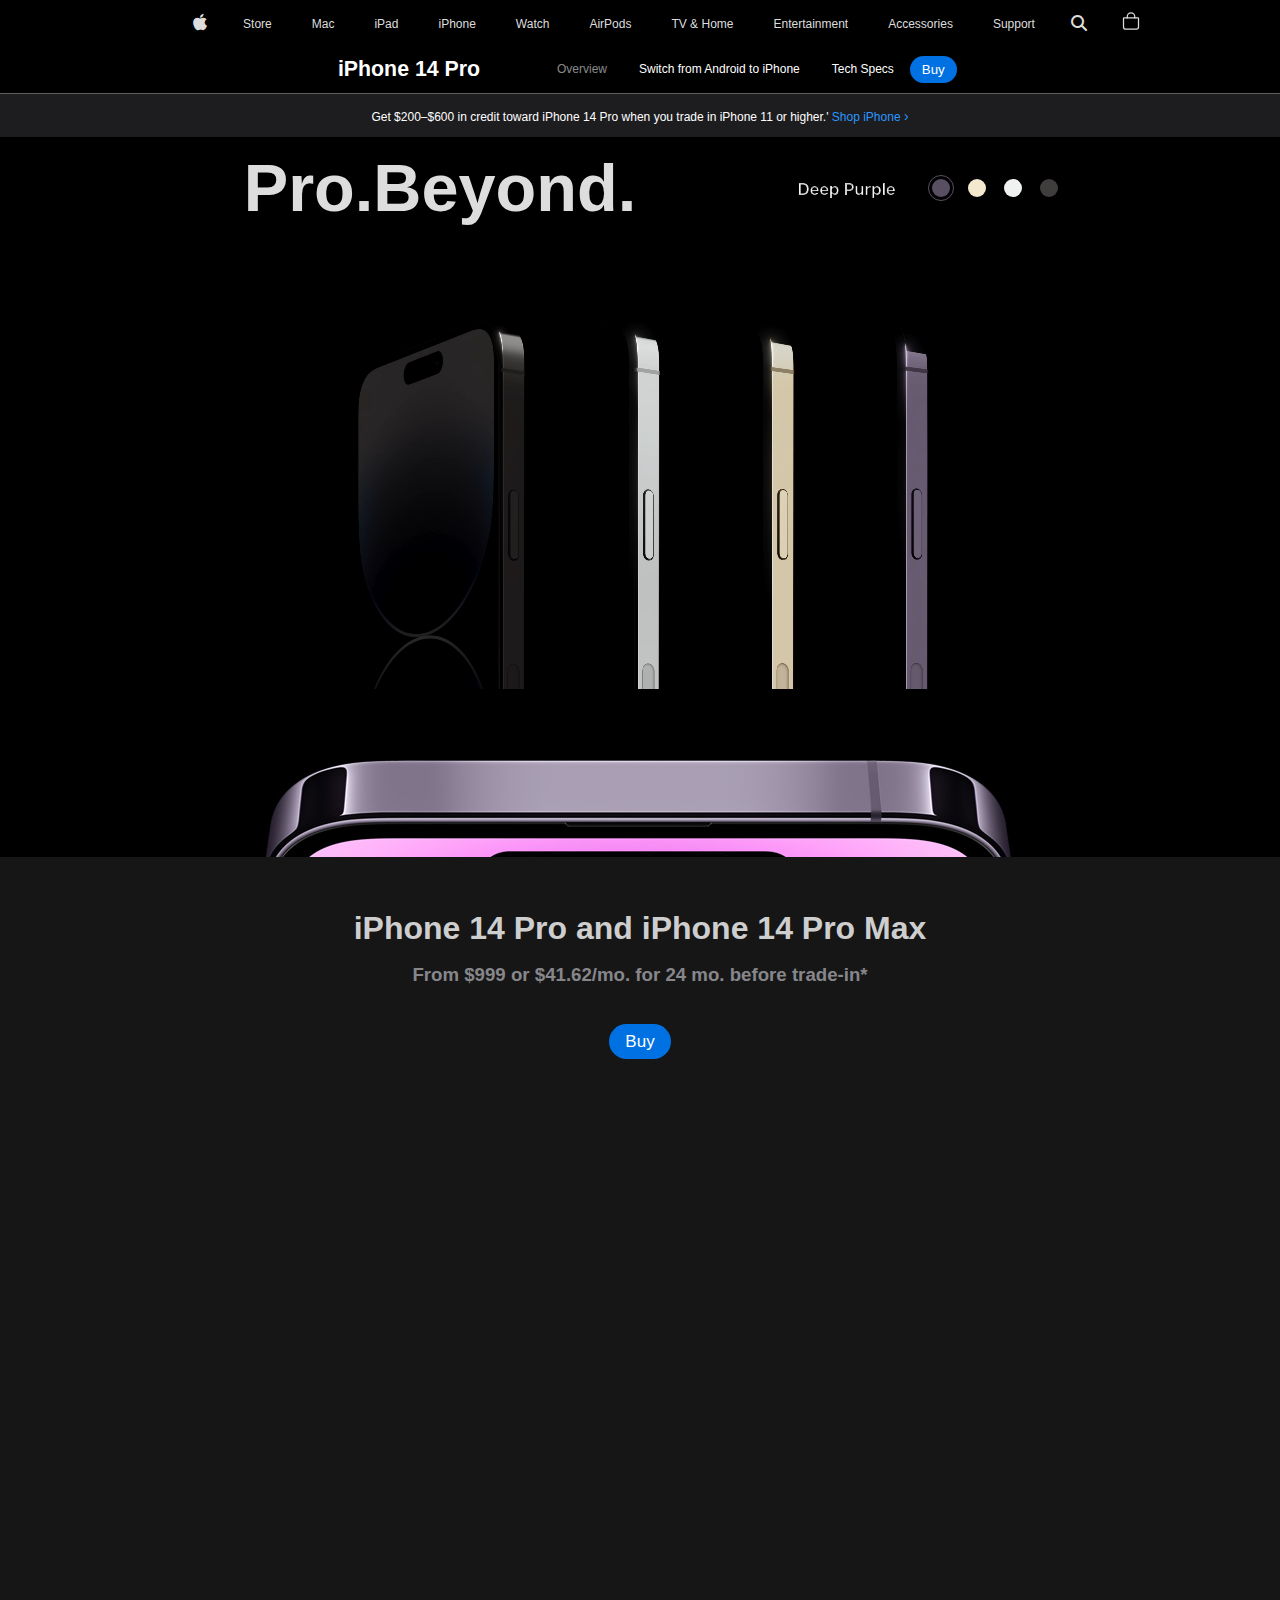
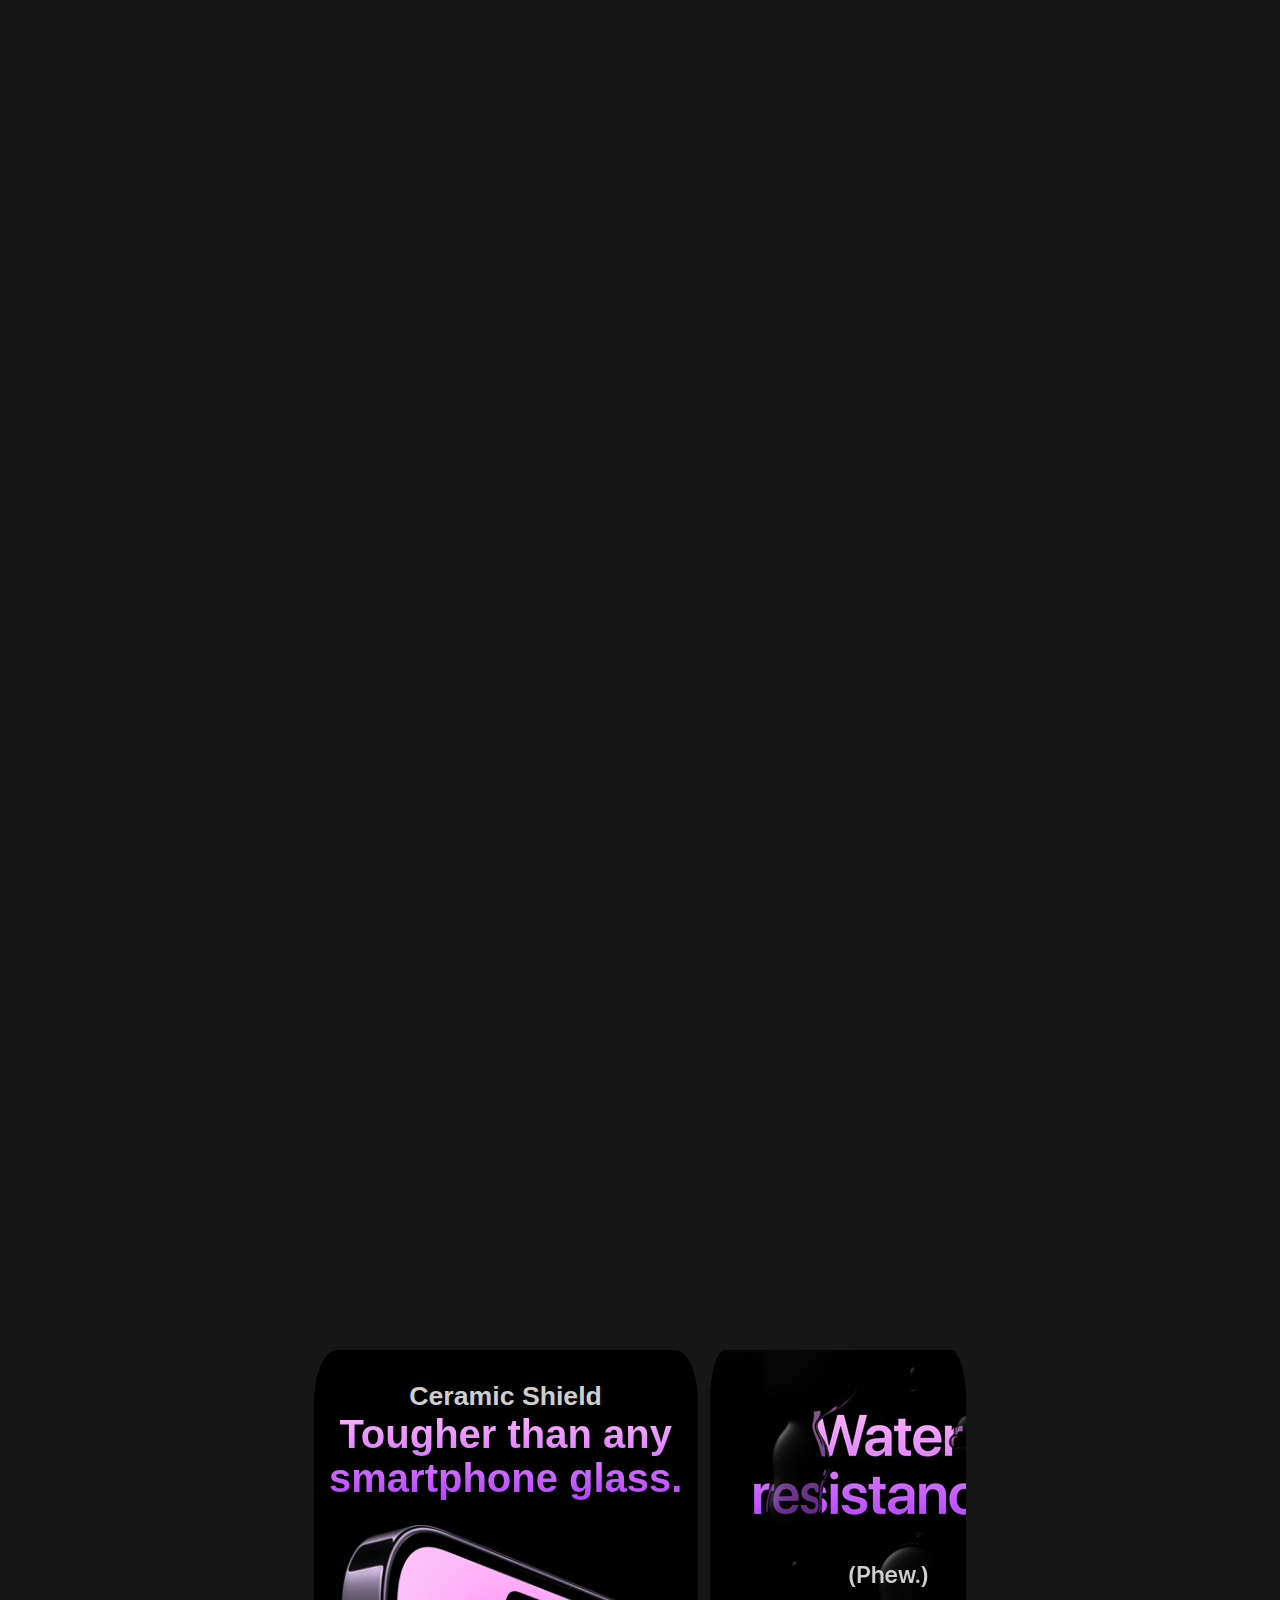
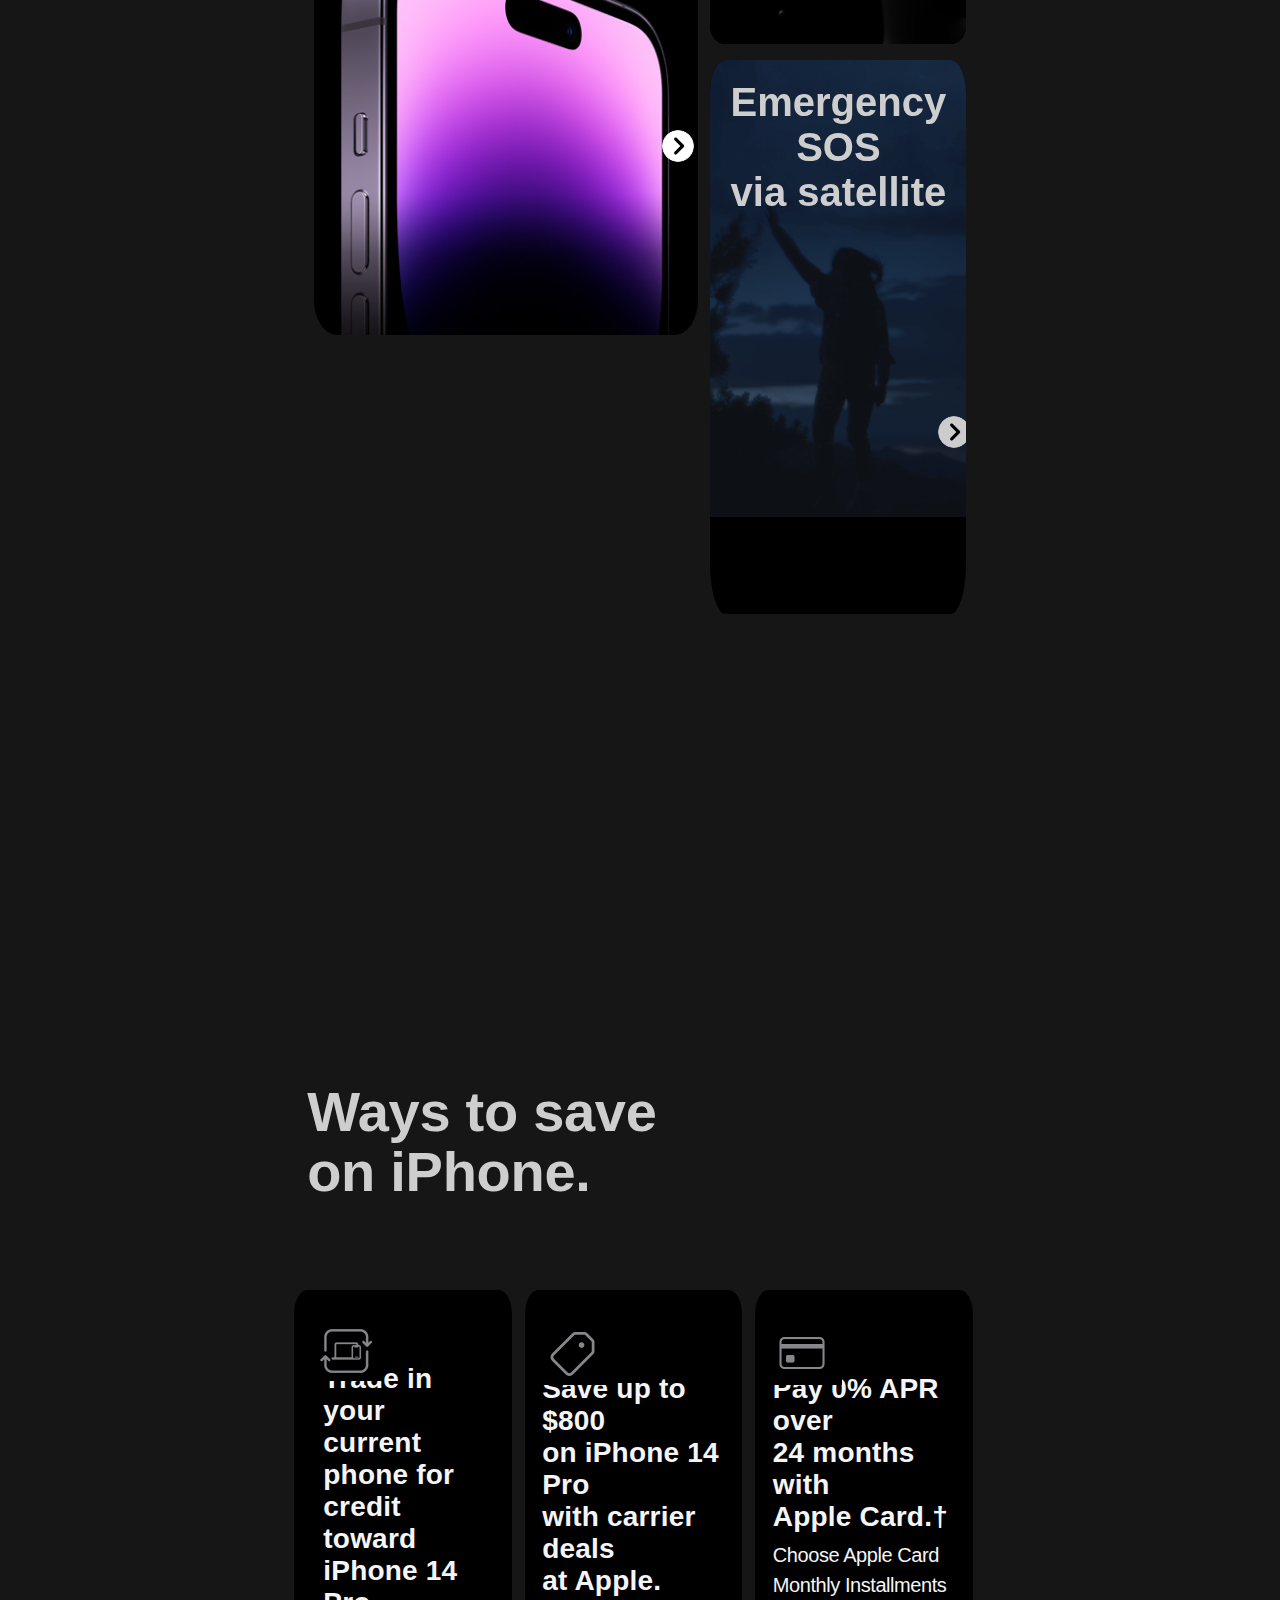
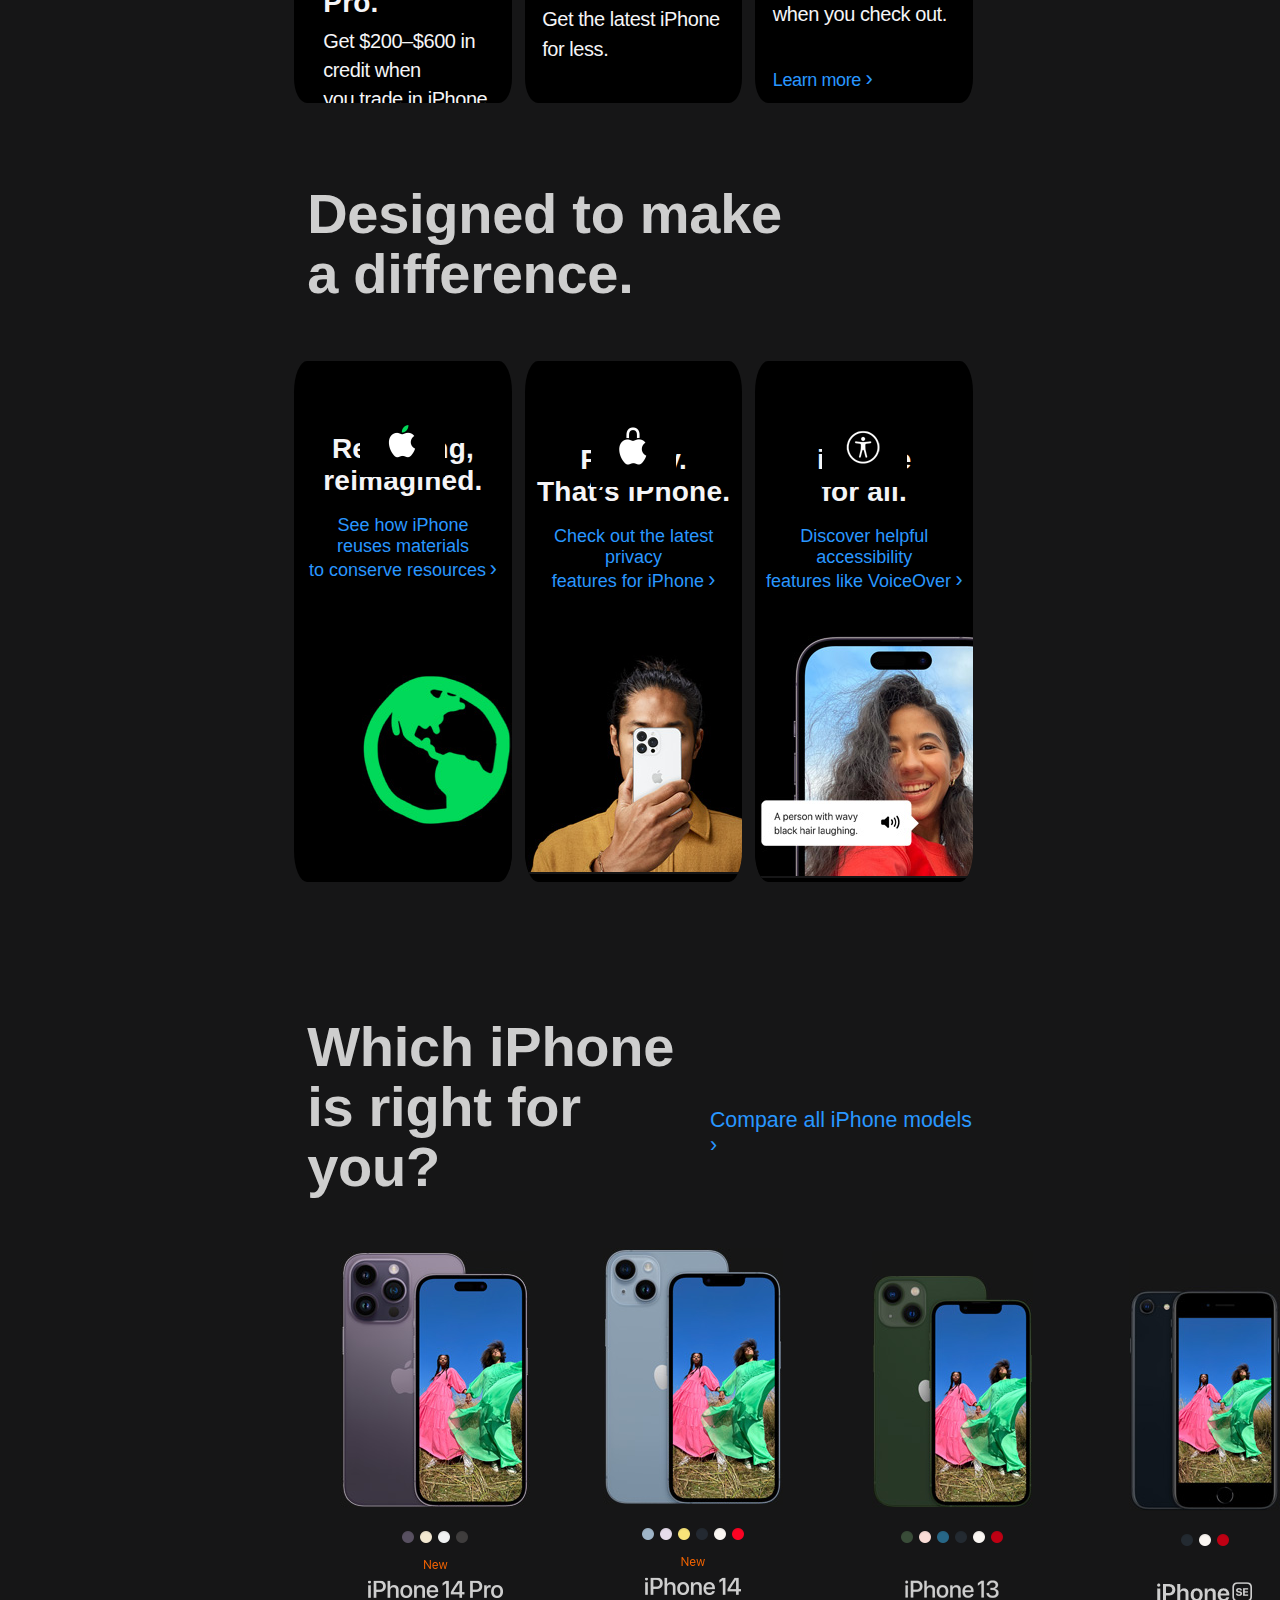
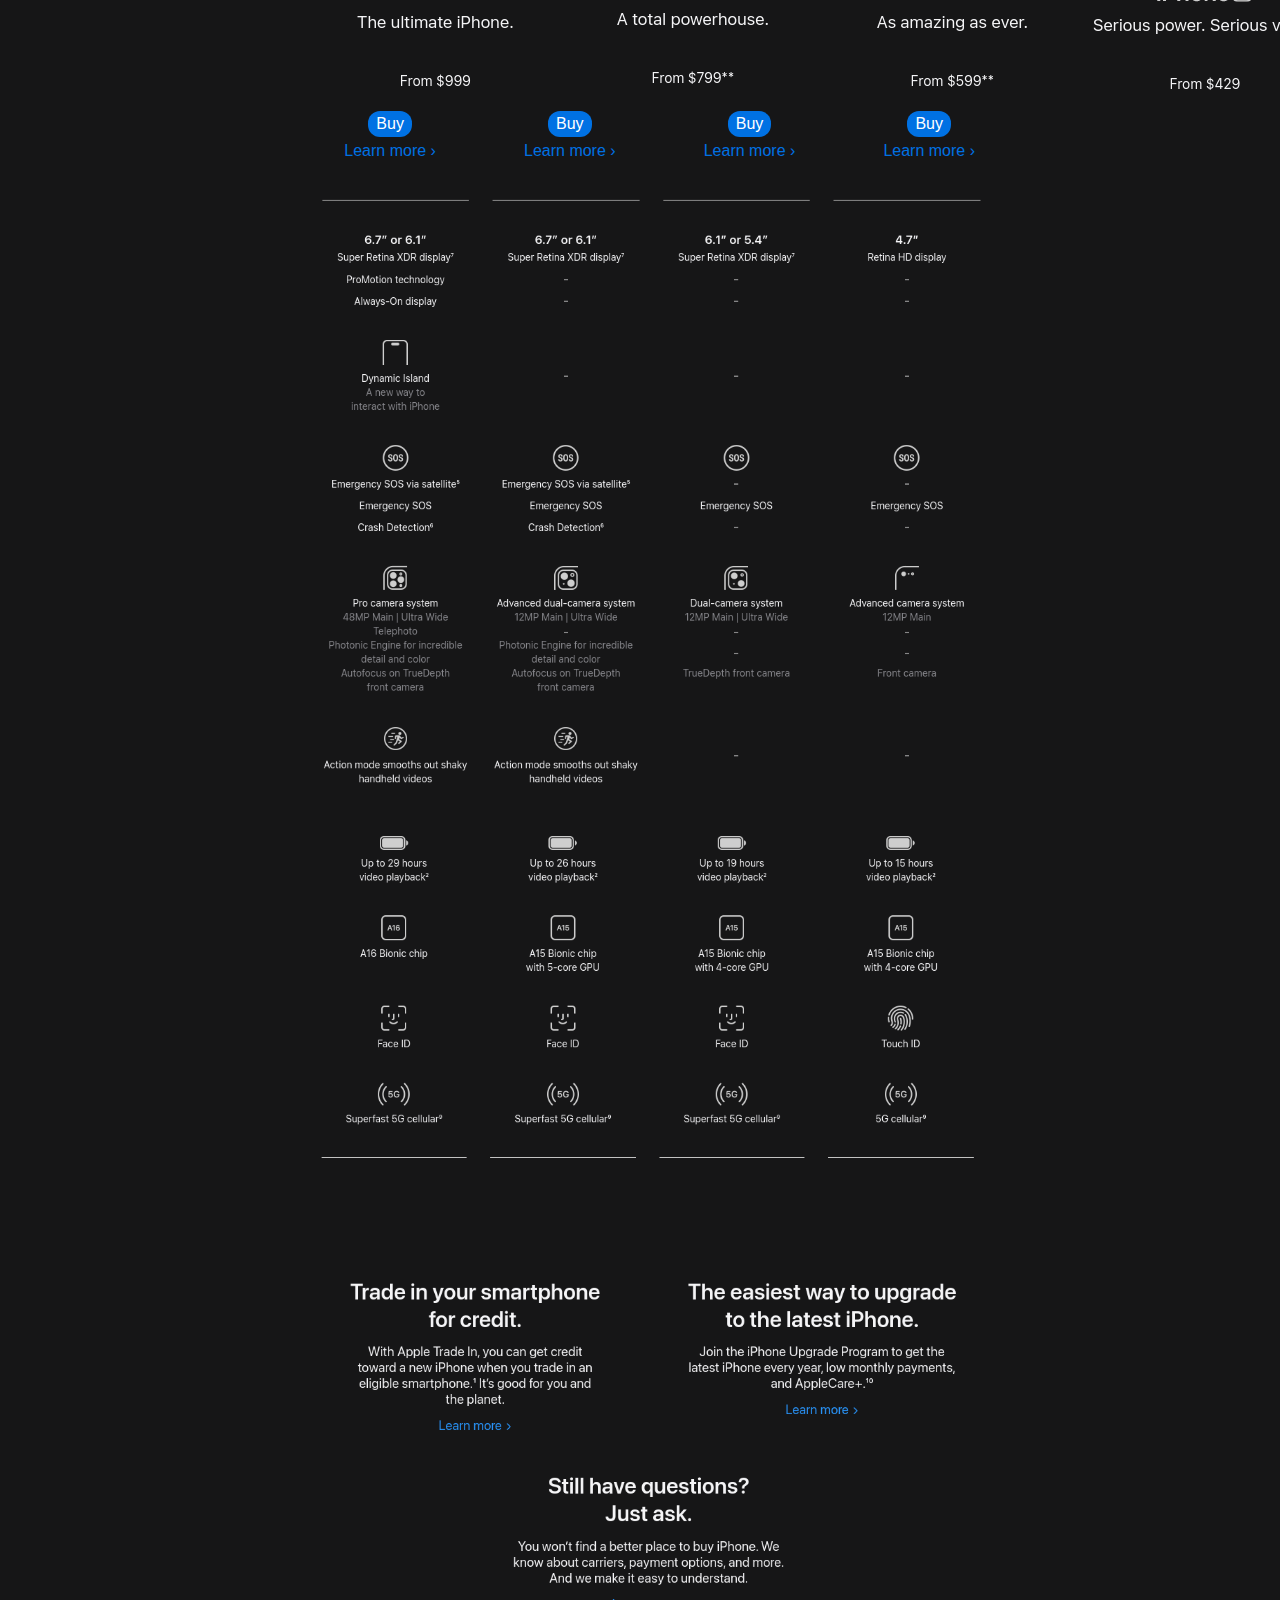
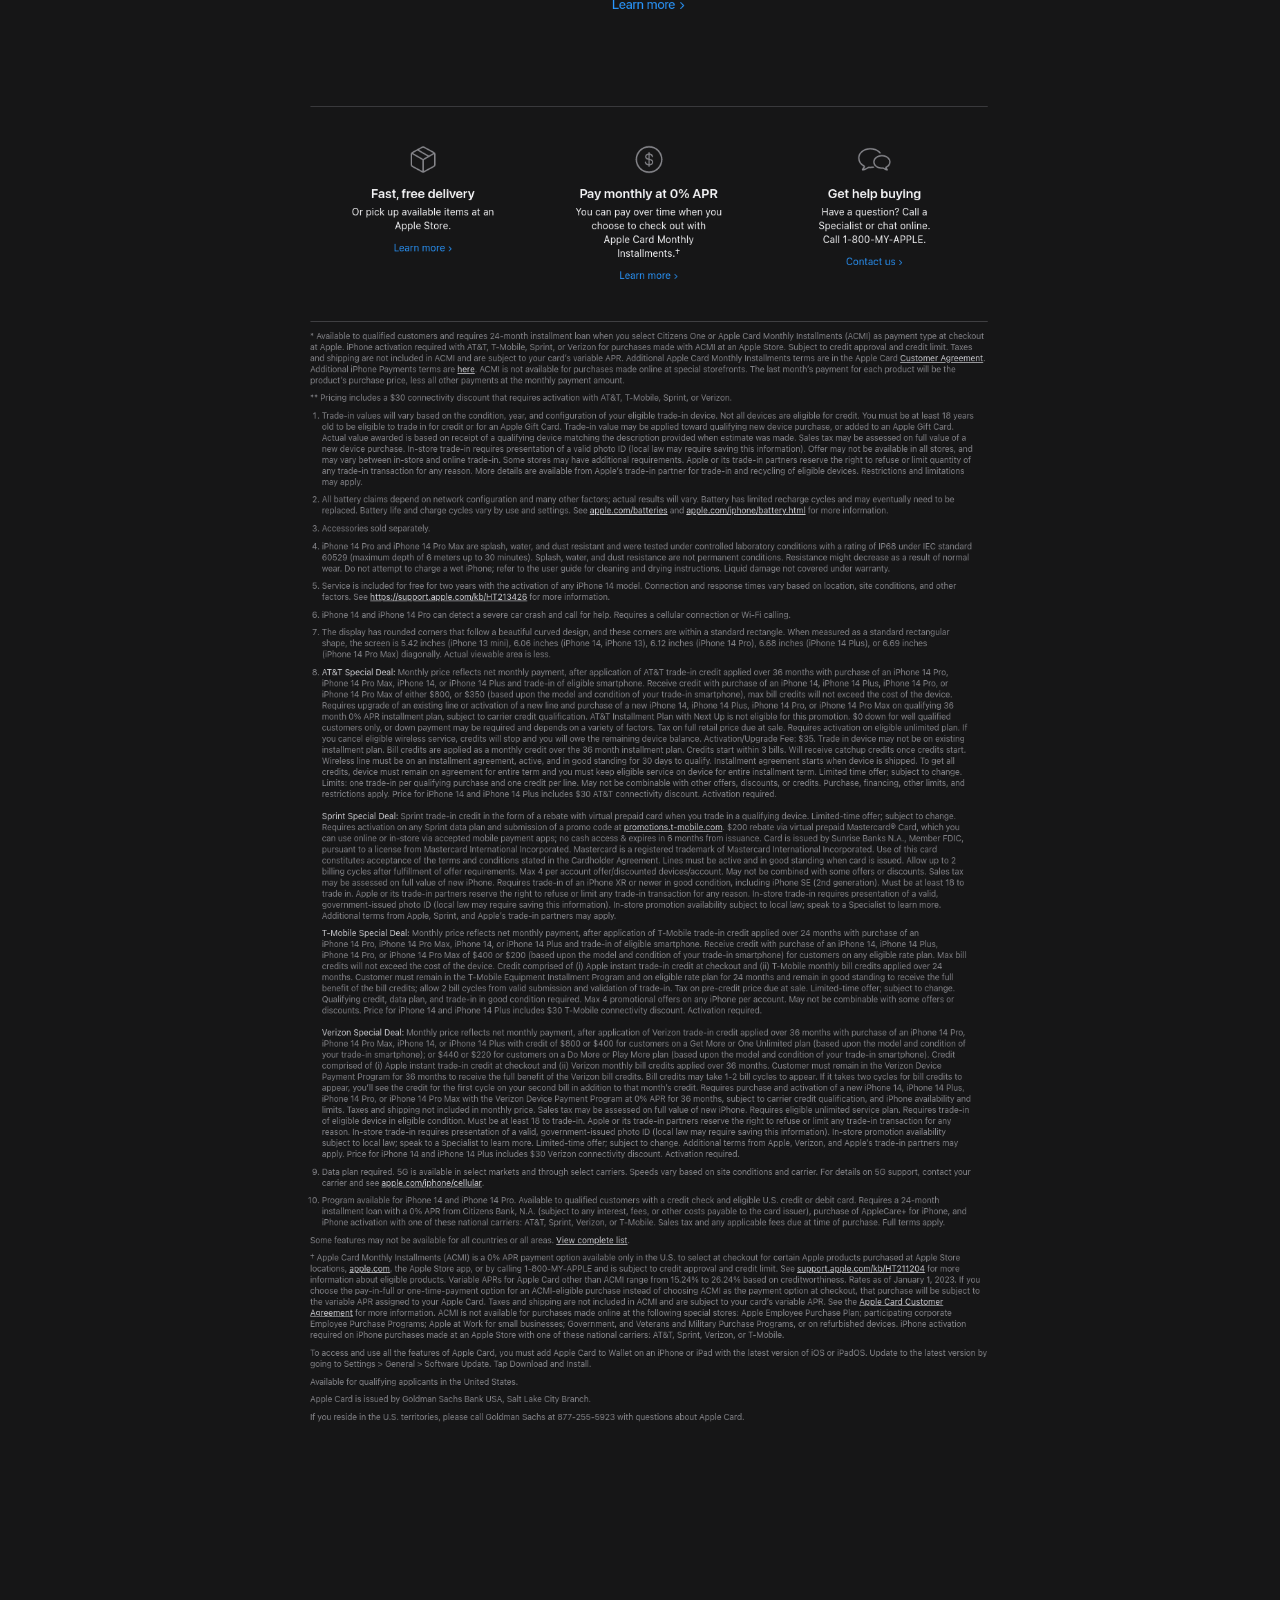
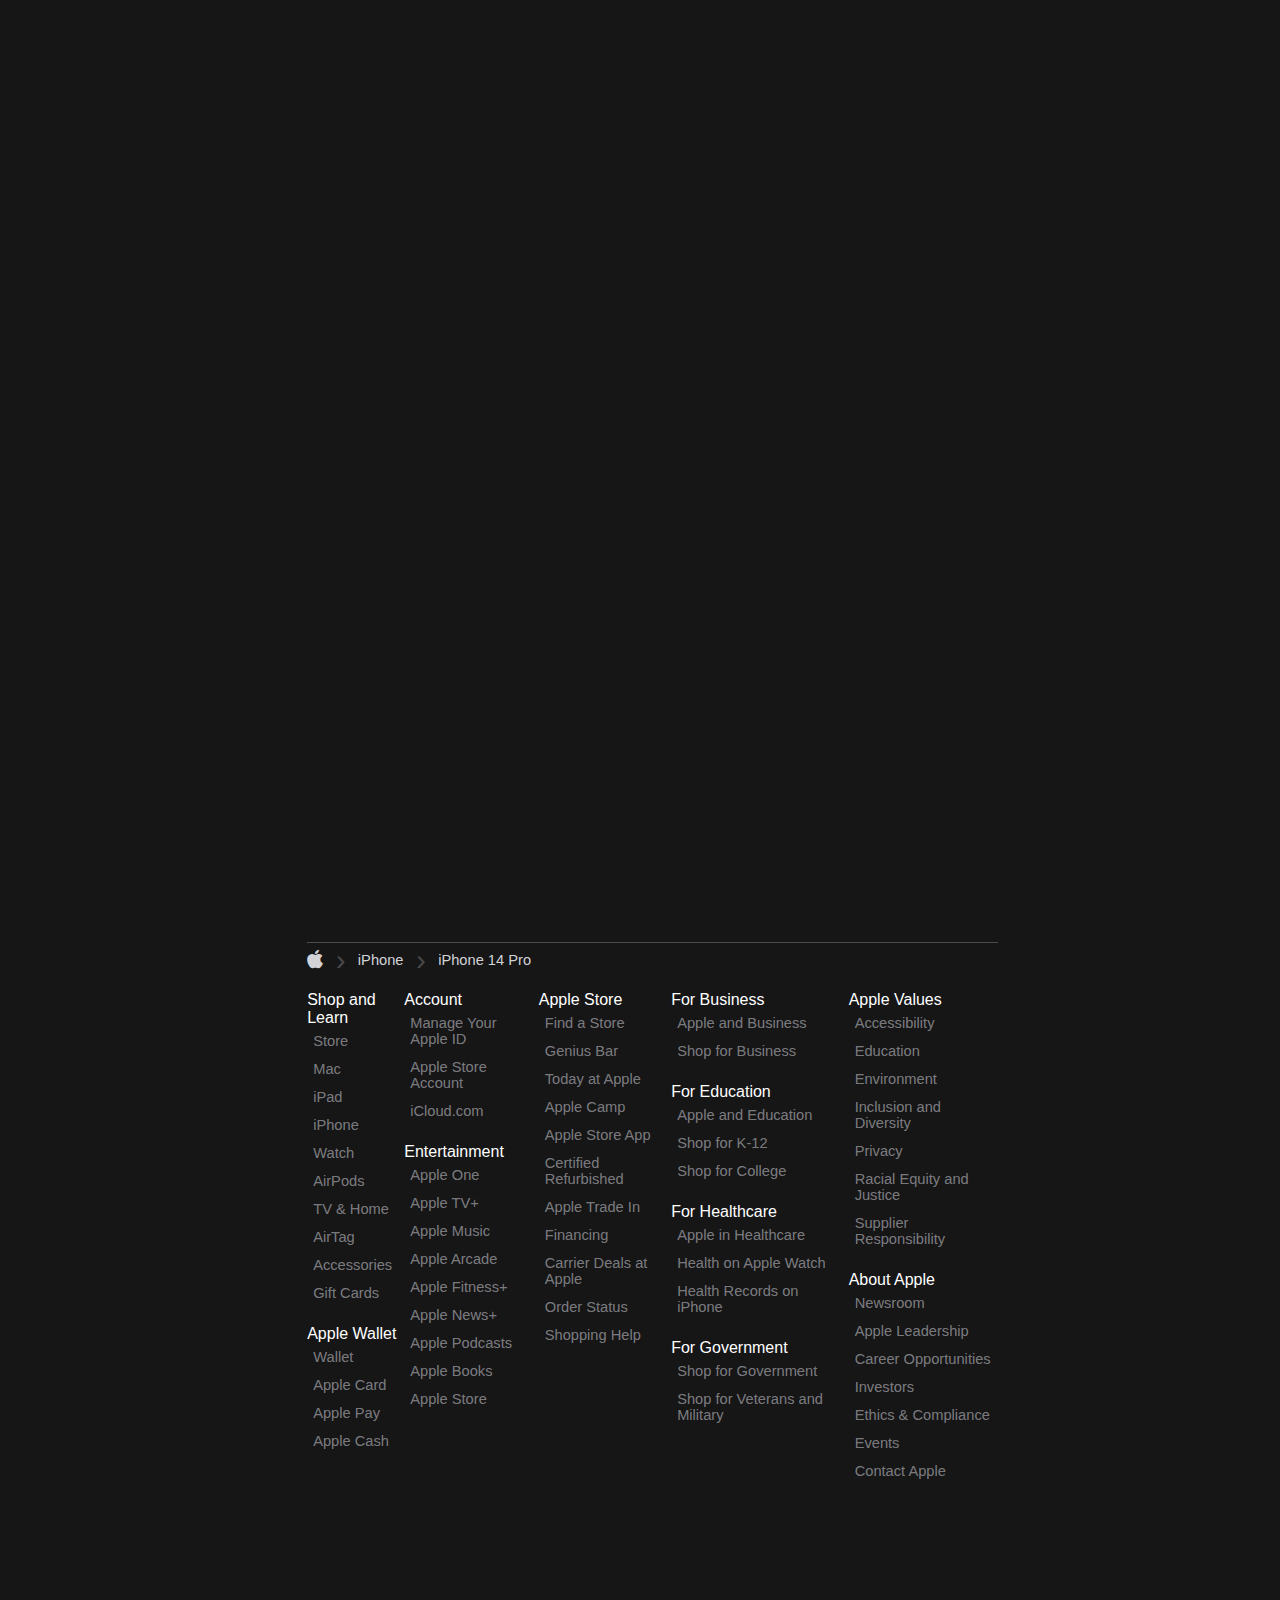
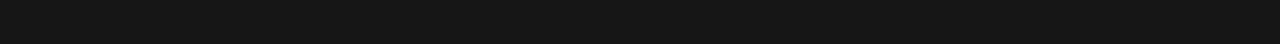
<file: index.html>
<!DOCTYPE html>
<html lang="pt-pt">
<head>
    <meta charset="UTF-8">
    <meta http-equiv="X-UA-Compatible" content="IE=edge">
    <meta name="viewport" content="width=device-width, initial-scale=1.0">
    <title>Apple</title>
    <link rel="stylesheet" href="./scss/fontawesome-free-6.3.0-web/css/all.min.css" />
    <link rel="stylesheet" href="./scss/style.css">
</head>
<body>
    <nav id="globalnav">
        <i class="fa-brands fa-apple" id="logo"></i>
        <ul>
            <li><a href="#">Store</a></li>
            <li><a href="#">Mac</a></li>
            <li><a href="#">iPad</a></li>
            <li><a href="#">iPhone</a></li>
            <li><a href="#">Watch</a></li>
            <li><a href="#">AirPods</a></li>
            <li><a href="#">TV & Home</a></li>
            <li><a href="#">Entertainment</a></li>
            <li><a href="#">Accessories</a></li>
            <li><a href="#">Support</a></li>
        </ul>

        <div class="icon">
            <i class="fa-solid fa-magnifying-glass"></i>
            <img src="./icon/bag-outline.svg" alt="">
        </div>
    </nav>
    <nav id="globalnavstrong">
        <div class="textApple">
            <h2>iPhone 14 Pro</h2>
            <div class="textAppleIntro">
                <span>Overview </span>
                <p>Switch from Android to iPhone</p>
                <p>Tech Specs</p>
                <button>Buy</button>
            </div>
        </div>
    </nav>
    <nav id="globalnavStrong2">
        <p>Get $200–$600 in credit toward iPhone 14 Pro when you trade in iPhone 11 or higher.' <a href="#">Shop iPhone <span>&#155;</span></a></p>
    </nav>
    <header>
        <div class="textIntro">
            <h1>Pro.Beyond.</h1>
            <div class="mudarCor">
                <div class="mudaNome"></div>
                <div class="cor1"><span id="corMuda1"></span></div>
                <div class="cor2"><span id="corMuda2"></span></div>
                <div class="cor3"><span id="corMuda3"></span></div>
                <div class="cor4"><span id="corMuda4"></span></div>
            </div>
        </div>

        <div class="mediaIntro">

            <div class="mediaIntroVideoBg">
                <video src="./video/large.mp4" autoplay muted loop></video>
            </div>

            <div class="mediaIntroImgBg">
                <div class="imgBg"></div>
            </div>
        </div>
    </header>

    <section class="iphoneIntro">
        <div class="sectionContent">
            <h2>iPhone 14 Pro and iPhone 14 Pro Max</h2>
            <p>From $999 or $41.62/mo. for 24 mo. before trade‑in*</p>
            <div class="sectionContentLink">
                <a href="#">Buy</a>
            </div>
        </div>
    </section>

    <section class="iphoneApresentar">
        <div class="contentBg" data-anime="opacity">
            <h3 class="coloBg">Meet <br /> Dynamic Island.</h3>

            <div class="imgBg">
                <img src="./img/deep_purple/dynamic_island_deep_purple__exowosw6732a_large.jpg" alt="j" class="tresIphone">
                <a href="#"><img src="./icon/Captura de ecrã de 2023-03-12 18-02-30.png" alt="j"></a>
            </div>
        </div>

        <div class="iphoneAlt">
            <div class="camera" data-anime="opacity">
                <div class="cameraColor">
                    <p>48MP Main camera. <br /> Mind-blowing detail.</p>
                    <a href="#"><img src="./icon/Captura de ecrã de 2023-03-12 18-02-30.png" alt="j"></a>
                </div>
            </div><br>
            <div class="table" data-anime="opacity">
                <h3>The <br/> mastermind <br/> behind it all.</h3>
                <a href="#"><img src="./icon/Captura de ecrã de 2023-03-12 18-02-30.png" alt="j"></a>
                <img src="./img/deep_purple/chip_deep_purple__bs3dtgitlt6q_large.jpg" alt="j" class="imgTable">
            </div>
        </div>
    </section>

    <section class="iphoneApresentar2">
        <div class="battery" data-anime="opacity">
            <span>A battery that’s</span>
            <a href="#"><img src="./icon/Captura de ecrã de 2023-03-12 18-02-30.png" alt="j"></a>
        </div>
        <div class="proVideo" data-anime="opacity">
            <div class="textPro">
                <a href="#"><img src="./icon/Captura de ecrã de 2023-03-12 18-02-30.png" alt="j"></a>
                <p>Pro video</p>
                <h3>Film like a Pro.</h3>
            </div>
            <video src="./video/large (3).mp4" muted autoplay loop></video>
        </div>
    </section>

    <section class="iphoneApresentar3">
        <div class="jogador" data-anime="opacity">
            <a href="#"><img src="./icon/Captura de ecrã de 2023-03-12 18-02-30.png" alt="j"></a>
            <div class="textJogador">
                <p>Action mode</p>
                <h3>Shaky shots, stable video.</h3>
            </div>
            <video src="./video/large (1).mp4" muted loop autoplay></video>
        </div>

        <div class="iphoneTime" data-anime="opacity">
            <a href="#"><img src="./icon/Captura de ecrã de 2023-03-12 18-02-30.png" alt="j"></a>
            <div class="textTime">
                <h3>Always-On display. <br/> A subtle way to stay <br/> in the know.</h3>
            </div>
            <div class="imgBgTime">
                <img src="./img/deep_purple/always_on_deep_purple__bt30qm606e4i_large.jpg" alt="" class="iphoneTimeImg">
            </div>
        </div>
    </section>

    <section class="iphoneApresentar4">
        <div class="esquerda">
            <div class="top" data-anime="opacity">
                <a href="#"><img src="./icon/Captura de ecrã de 2023-03-12 18-02-30.png" alt="j"></a>
                <div class="textTop">
                    <p>Ceramic Shield</p>
                    <h3>Tougher than any <br/> smartphone glass.</h3>
                </div>
                <div class="topBg">
                    <img src="./img/deep_purple/ceramic_deep_purple__fhc53fxovp2e_large.jpg" alt="" class="iphoneTop">
                </div>
            </div>

            <div class="bottom" data-anime="opacity">
                <a href="#"><img src="./icon/Captura de ecrã de 2023-03-12 18-02-30.png" alt="j"></a>
                <div class="textTop">
                    <p>A camera in a class by itselfie.</p>
                </div>
                <div class="topBg">
                    <img src="./img/deep_purple/selfie_deep_purple__fmaespigvcqe_large.jpg" alt="" class="iphonePhoto">
                </div>
            </div>
        </div>

        <div class="direita">
            <div class="top2" data-anime="opacity">
                <img src="./img/Captura de ecrã de 2023-03-12 16-55-40.png" alt="" class="water">
            </div>

            <div class="bottom2" data-anime="opacity">
                <a href="#"><img src="./icon/Captura de ecrã de 2023-03-12 18-02-30.png" alt="j"></a>
                <div class="textBottom">
                    <h3>Emergency SOS <br/> via satellite</h3>
                </div>
                <video src="./video/large (2).mp4" muted loop autoplay></video>
            </div>
        </div>
    </section>

    <section class="iphoneApresentar5">
        <div class="crash" data-anime="opacity">
            <img src="./img/deep_purple/Captura de ecrã de 2023-03-12 16-53-12.png" alt="" class="crashImg">
        </div>

        <div class="iphoneProMax" data-anime="opacity">
            <img src="./img/deep_purple/Captura de ecrã de 2023-03-13 15-02-52.png" alt="" class="iphoneProMaxImg">
        </div>
    </section>

    <section class="waysIphone">
        <div class="section-header">
            <h2>Ways to save <br/> on iPhone.</h2>
        </div>
        <div class="section-content">
            <div class="tile-content">
                <img src="./icon/Captura de ecrã de 2023-03-23 10-37-17.png" alt="">
                <h3>Trade in your <br/> current phone for <br/> credit toward <br/> iPhone 14 Pro.</h3>
                <p>Get $200–$600 in credit when <br/> you trade in iPhone 11 or <br/> higher.</p>
                <a href="#">See what your device is worth <span>&#155;</span></a>
            </div>
            <div class="tile-content2">
                <img src="./icon/Captura de ecrã de 2023-03-23 10-37-37.png" alt="">
                <h3>Save up to $800 <br/> on iPhone 14 Pro <br/> with carrier deals <br/> at Apple.</h3>
                <p>Get the latest iPhone for less.</p>
                <br/><br/>
                <a href="#">See iPhone deals <span>&#155;</span></a>
            </div>
            <div class="tile-content3">
                <img src="./icon/Captura de ecrã de 2023-03-23 10-37-44.png" alt="">
                <h3>Pay 0% APR over <br/> 24 months with <br/> Apple Card.†</h3>
                <p>Choose Apple Card <br/> Monthly Installments <br/> when you check out.</p>
                <br/>
                <a href="#">Learn more <span>&#155;</span></a>
            </div>
        </div>
    </section>

    <section class="Designed">
        <div class="section-header">
            <h2>Designed to make<br/> a difference.</h2>
        </div>
        <div class="section-content">
            <div class="tile-content">
                <div class="imgAppleBg">
                    <img src="./icon/Captura de ecrã de 2023-03-11 22-19-28.png" alt="">
                </div>
                <h3>Recycling, <br/> reimagined.</h3>
                <br>
                <a href="#">See how iPhone reuses materials <br/> to conserve resources<span>&#155;</span></a>

                <div class="imgBg">
                    <img src="./img/Captura de ecrã de 2023-03-11 22-18-29.png" alt="">
                </div>
            </div>
            <div class="tile-content2">
                <div class="imgAppleBg">
                    <img src="./icon/Captura de ecrã de 2023-03-11 22-19-23.png" alt="">
                </div>
                <h3>Privacy.<br/> That’s iPhone.</h3>
                <br>
                <a href="#">Check out the latest privacy <br/> features for iPhone<span>&#155;</span></a>

                <div class="imgBg">
                    <img src="./img/Captura de ecrã de 2023-03-11 22-18-38.png" alt="">
                </div>
            </div>
            <div class="tile-content3">
                <div class="imgAppleBg">
                    <img src="./icon/Captura de ecrã de 2023-03-11 22-19-34.png" alt="">
                </div>
                <h3>iPhone <br/> for all.</h3>
                <br>
                <a href="#">Discover helpful accessibility <br/> features like VoiceOver<span>&#155;</span></a>

                <div class="imgBg">
                    <img src="./img/Captura de ecrã de 2023-03-23 11-07-19.png" alt="">
                </div>
            </div>
        </div>
    </section>

    <section class="whichIphone">
        <div class="section-header">
            <h2>Which iPhone<br/> is right for you?</h2>

            <a href="#">Compare all iPhone models <span>&#155;</span></a>
        </div>

        <div class="tile-content">
            <img src="./img/Captura de ecrã de 2023-03-23 11-47-05.png" alt="foto">
            <img src="./img/Captura de ecrã de 2023-03-23 11-47-18.png" alt="">
            <img src="./img/Captura de ecrã de 2023-03-23 11-47-28.png" alt="">
            <img src="./img/Captura de ecrã de 2023-03-23 11-47-35.png" alt="">
        </div>
        <div class="tile-content2">
            <div class="linkButton">
                <a href="#" class="btnBuy">Buy</a>
                <a href="#" class="btnBuy2">Learn more <span>&#155;</span></a>
                <br>
            </div>
            <div class="linkButton2">
                <a href="#" class="btnBuy">Buy</a>
                <a href="#" class="btnBuy2">Learn more <span>&#155;</span></a>
                <br>
            </div>
            <div class="linkButton3">
                <a href="#" class="btnBuy">Buy</a>
                <a href="#" class="btnBuy2">Learn more <span>&#155;</span></a>
                <br>
            </div>
            <div class="linkButton4">
                <a href="#" class="btnBuy">Buy</a>
                <a href="#" class="btnBuy2">Learn more <span>&#155;</span></a>
                <br>
            </div>
        </div>
        <div class="tile-content3">
            <img src="./img/Captura de ecrã de 2023-03-23 12-19-33.png" alt="">
            <img src="./img/Captura de ecrã de 2023-03-23 12-20-43.png" alt="">
            <img src="./img/Captura de ecrã de 2023-03-23 12-32-04.png" alt="">
            <img src="./img/Captura de ecrã de 2023-03-23 12-34-21.png" alt="">
            <img src="./img/Captura de ecrã de 2023-03-23 12-36-06.png" alt="">
            <img src="./img/Captura de ecrã de 2023-03-23 12-37-53.png" alt="">
        </div>
    </section>

    <section class="endIphone">
        <div class="contentEnd">
            <div class="linkEndApple">
                <a href="#"><i class="fa-brands fa-apple" id="logoEnd"></i></a>
                <span>&#155;</span>
                <a href="#" class="iphoneLinkEnd">iPhone</a>
                <span>&#155;</span>
                <p>iPhone 14 Pro</p>
            </div>

            <div class="linkEndApple2">
                <div class="linkEnd">
                    <div class="Shop">
                        <span>Shop and Learn</span>
                        <a href="#">Store</a>
                        <a href="#">Mac</a>
                        <a href="#">iPad</a>
                        <a href="#">iPhone</a>
                        <a href="#">Watch</a>
                        <a href="#">AirPods</a>
                        <a href="#">TV & Home</a>
                        <a href="#">AirTag</a>
                        <a href="#">Accessories</a>
                        <a href="#">Gift Cards</a>
                    </div>
                    <br>
                    <div class="AppleWallet">
                        <span>Apple Wallet</span>
                        <a href="#">Wallet</a>
                        <a href="#">Apple Card</a>
                        <a href="#">Apple Pay</a>
                        <a href="#">Apple Cash</a>
                    </div>
                </div>

                <div class="linkEnd">
                    <div class="Shop">
                        <span>Account</span>
                        <a href="#">Manage Your Apple ID</a>
                        <a href="#">Apple Store Account</a>
                        <a href="#">iCloud.com</a>
                    </div>
                    <br>
                    <div class="AppleWallet">
                        <span>Entertainment</span>
                        <a href="#">Apple One</a>
                        <a href="#">Apple TV+</a>
                        <a href="#">Apple Music</a>
                        <a href="#">Apple Arcade</a>
                        <a href="#">Apple Fitness+</a>
                        <a href="#">Apple News+</a>
                        <a href="#">Apple Podcasts</a>
                        <a href="#">Apple Books</a>
                        <a href="#">Apple Store</a>
                    </div>
                </div> 

                <div class="linkEnd">
                    <div class="Shop">
                        <span>Apple Store</span>
                        <a href="#">Find a Store</a>
                        <a href="#">Genius Bar</a>
                        <a href="#">Today at Apple</a>
                        <a href="#">Apple Camp</a>
                        <a href="#">Apple Store App</a>
                        <a href="#">Certified Refurbished</a>
                        <a href="#">Apple Trade In</a>
                        <a href="#">Financing</a>
                        <a href="#">Carrier Deals at Apple</a>
                        <a href="#">Order Status</a>
                        <a href="#">Shopping Help</a>
                    </div>
                </div>

                <div class="linkEnd">
                    <div class="Shop">
                        <span>For Business</span>
                        <a href="#">Apple and Business</a>
                        <a href="#">Shop for Business</a>
                    </div>
                    <br>
                    <div class="Shop">
                        <span>For Education</span>
                        <a href="#">Apple and Education</a>
                        <a href="#">Shop for K-12</a>
                        <a href="#">Shop for College</a>
                    </div>
                    <br>
                    <div class="Shop">
                        <span>For Healthcare</span>
                        <a href="#">Apple in Healthcare</a>
                        <a href="#">Health on Apple Watch</a>
                        <a href="#">Health Records on iPhone</a>
                    </div>
                    <br>
                    <div class="AppleWallet">
                        <span>For Government</span>
                        <a href="#">Shop for Government</a>
                        <a href="#">Shop for Veterans and Military</a>
                    </div>
                </div>

                <div class="linkEnd">
                    <div class="Shop">
                        <span>Apple Values</span>
                        <a href="#">Accessibility</a>
                        <a href="#">Education</a>
                        <a href="#">Environment</a>
                        <a href="#">Inclusion and Diversity</a>
                        <a href="#">Privacy</a>
                        <a href="#">Racial Equity and Justice</a>
                        <a href="#">Supplier Responsibility</a>
                    </div>
                    <br>
                    <div class="AppleWallet">
                        <span>About Apple</span>
                        <a href="#">Newsroom</a>
                        <a href="#">Apple Leadership</a>
                        <a href="#">Career Opportunities</a>
                        <a href="#">Investors</a>
                        <a href="#">Ethics & Compliance</a>
                        <a href="#">Events</a>
                        <a href="#">Contact Apple</a>
                    </div>
                </div>
            </div>
        </div>
    </section>
<script src="./js/jquery2.js"></script>
<script src="./js/main.js"></script>
</body>
</html>
</file>
<file: scss/style.css>
@charset "UTF-8";
* {
  margin: 0;
  padding: 0;
  box-sizing: border-box;
  font-family: "SF Pro Display", "SF Pro Icons", "Helvetica Neue", "Helvetica", "Arial", sans-serif;
}

body {
  background-color: #161617;
}
body video, body img {
  pointer-events: none;
}
body #globalnav {
  position: relative;
  display: flex;
  color: #ddd;
  background-color: #000;
  width: 100%;
  height: 45px;
  overflow: hidden;
  justify-content: center;
  align-items: center;
}
body #globalnav ul {
  display: flex;
  text-decoration: none;
  list-style: none;
}
body #globalnav ul li a {
  padding: 20px;
  color: #ddd;
  text-decoration: none;
  list-style: none;
  font-size: 12px;
  font-family: inherit;
  transition: all 0.1s;
}
body #globalnav ul li a:hover {
  color: #fff;
}
body #globalnav i {
  color: #ddd;
  padding: 16px;
  font-weight: 700;
  transition: all 0.1s;
  cursor: pointer;
}
body #globalnav i:hover {
  color: #fff;
}
body #globalnav .icon img {
  position: absolute;
  margin-top: 12px;
  padding: 0px 18px;
  cursor: pointer;
  transition: all 0.1s;
}
body #globalnav .icon img:hover {
  filter: drop-shadow(0 0 4px #fff);
}
body #globalnav #logo {
  font-weight: normal;
  font-size: 14pt;
}
body #globalnavstrong {
  background-color: #000;
  font-family: "SF Pro Display", "SF Pro Icons", "Helvetica Neue", "Helvetica", "Arial", sans-serif;
  width: 100%;
  height: 45px;
  display: flex;
  justify-content: space-around;
  align-items: center;
  overflow: hidden;
  z-index: 1000;
  padding: 24px;
  border-bottom: 1px solid rgba(221, 221, 221, 0.4235294118);
  transition: all 1s ease;
}
body #globalnavstrong .textApple {
  margin-left: 4%;
  width: 51%;
  display: inline-flex;
  justify-content: space-between;
  align-items: center;
}
body #globalnavstrong .textApple h2 {
  font-size: 16pt;
  color: #fff;
  margin-left: -2%;
}
body #globalnavstrong .textApple .textAppleIntro {
  display: flex;
  justify-content: space-between;
  align-items: center;
  padding: 22px;
}
body #globalnavstrong .textApple .textAppleIntro span {
  padding: 16px;
  font-size: 12px;
  color: rgba(238, 238, 238, 0.5882352941);
  pointer-events: none;
}
body #globalnavstrong .textApple .textAppleIntro p {
  padding: 0 16px;
  font-size: 12px;
  color: #fff;
  cursor: pointer;
  transition: all 0.1s;
}
body #globalnavstrong .textApple .textAppleIntro p:hover {
  color: #2997ff;
}
body #globalnavstrong .textApple .textAppleIntro button {
  background-color: #0071e3;
  border: none;
  border-radius: 15px;
  padding: 6px 12px;
  color: #fff;
  cursor: pointer;
}
body #globalnavstrong .textApple .textAppleIntro button:hover {
  background-color: #2997ff;
}
body #globalnavStrong2 {
  background-color: #1d1d1f;
  width: 100%;
  height: 43px;
  overflow: hidden;
  display: flex;
  justify-content: center;
  align-items: center;
  font-size: 12px;
  color: #fff;
}
body #globalnavStrong2 a {
  text-decoration: none;
  color: #2997ff;
}
body #globalnavStrong2 a span {
  font-size: 14px;
}
body header {
  width: 100%;
  height: 80vh;
  background-color: #000;
  overflow: hidden;
}
body header .textIntro {
  width: 100%;
  margin-top: 1%;
  display: flex;
  justify-content: space-evenly;
  align-items: center;
}
body header .textIntro h1 {
  color: #ddd;
  font-size: 50pt;
  margin-left: 10%;
  font-weight: 700;
}
body header .textIntro .mudarCor {
  font-size: 12pt;
  font-weight: bold;
  display: flex;
  align-items: center;
  justify-content: space-between;
  color: #fff;
  margin-right: 8%;
}
body header .textIntro .mudarCor .mudaNome {
  background-image: url("../img/Captura de ecrã de 2023-03-12 06-36-28.png");
  background-position: center;
  background-repeat: no-repeat;
  background-size: cover;
  width: 156px;
  height: 50px;
  pointer-events: none;
  transition: all 0.5s ease-in-out;
  animation: letraEmEspera 8.5s;
}
body header .textIntro .mudarCor .cor1 {
  position: relative;
  text-align: center;
  width: 20px;
  padding: 12px;
  border: 1px solid #594f63;
  border-radius: 50%;
  overflow: hidden;
  display: flex;
  justify-content: center;
  align-items: center;
  margin-left: 20px;
}
body header .textIntro .mudarCor .cor1 #corMuda1 {
  position: absolute;
  background-color: #594f63;
  border-radius: 50%;
  width: 18px;
  height: 18px;
  padding: 6px;
  margin-left: -1%;
  cursor: pointer;
}
body header .textIntro .mudarCor .cor2 {
  position: relative;
  text-align: center;
  width: 20px;
  padding: 12px;
  border: 1px solid transparent;
  border-radius: 50%;
  overflow: hidden;
  display: flex;
  justify-content: center;
  align-items: center;
  margin-left: 10px;
}
body header .textIntro .mudarCor .cor2 #corMuda2 {
  position: absolute;
  background-color: #f4e8ce;
  border-radius: 50%;
  width: 18px;
  height: 18px;
  padding: 6px;
  margin-left: -1%;
  cursor: pointer;
}
body header .textIntro .mudarCor .cor3 {
  position: relative;
  text-align: center;
  width: 20px;
  padding: 12px;
  border: 1px solid transparent;
  border-radius: 50%;
  overflow: hidden;
  display: flex;
  justify-content: center;
  align-items: center;
  margin-left: 10px;
}
body header .textIntro .mudarCor .cor3 #corMuda3 {
  position: absolute;
  background-color: #f0f2f2;
  border-radius: 50%;
  width: 18px;
  height: 18px;
  padding: 6px;
  margin-left: -1%;
  cursor: pointer;
}
body header .textIntro .mudarCor .cor4 {
  position: relative;
  text-align: center;
  width: 20px;
  padding: 12px;
  border: 1px solid transparent;
  border-radius: 50%;
  overflow: hidden;
  display: flex;
  justify-content: center;
  align-items: center;
  margin-left: 10px;
}
body header .textIntro .mudarCor .cor4 #corMuda4 {
  position: absolute;
  background-color: #403e3d;
  border-radius: 50%;
  width: 18px;
  height: 18px;
  padding: 6px;
  margin-left: -1%;
  cursor: pointer;
}
body header .mediaIntro .mediaIntroVideoBg {
  position: relative;
  display: flex;
  justify-content: center;
  align-items: center;
  margin-top: 7%;
  transition: all 0.5s ease-in-out;
  transition-delay: 1s;
}
body header .mediaIntro .mediaIntroVideoBg video {
  width: 57%;
  transition: all 0.5s ease-in-out;
  transition-delay: 1s;
}
body header .mediaIntro .mediaIntroImgBg {
  position: relative;
  display: flex;
  justify-content: center;
  align-items: center;
  margin-top: 5.4%;
}
body header .mediaIntro .mediaIntroImgBg .imgBg {
  background-image: url("../img/deep_purple/hero_deep_purple__dlhl8s8j6wk2_large.jpg");
  background-position: center;
  background-repeat: no-repeat;
  background-size: cover;
  width: 771px;
  height: 563px;
  overflow-clip-margin: content-box;
  overflow: clip;
  transition: all 0.5s ease-in-out;
}

@keyframes letraEmEspera {
  0%, 20% {
    visibility: hidden;
  }
  40%, 60% {
    visibility: hidden;
  }
  80%, 100% {
    visibility: visible;
  }
}
.rootMudar1 header .mediaIntro .mediaIntroImgBg .imgBg {
  background-image: url("../img/deep_purple/hero_deep_purple__dlhl8s8j6wk2_large.jpg");
  background-position: center;
  background-repeat: no-repeat;
  background-size: cover;
  width: 771px;
  height: 563px;
}

.rootMudar1 header .textIntro .mudarCor .mudaNome {
  background-image: url("../img/Captura de ecrã de 2023-03-12 06-36-28.png");
  background-position: center;
  background-repeat: no-repeat;
  background-size: cover;
  width: 156px;
  height: 50px;
  pointer-events: none;
  transition: all 0.5s ease-in-out;
}

.rootMudar2 header .mediaIntro .mediaIntroImgBg .imgBg {
  background-image: url("../img/gold/hero_gold__eys85yr14k2u_large.jpg");
  background-position: center;
  background-repeat: no-repeat;
  background-size: cover;
  width: 771px;
  height: 563px;
}

.rootMudar2 header .textIntro .mudarCor .mudaNome {
  background-image: url("../img/Captura de ecrã de 2023-03-12 06-36-33.png");
  background-position: center;
  background-repeat: no-repeat;
  background-size: cover;
  width: 156px;
  height: 50px;
  pointer-events: none;
  transition: all 0.5s ease-in-out;
}

.rootMudar2 header .textIntro .mudarCor .cor1 {
  position: relative;
  text-align: center;
  width: 20px;
  padding: 12px;
  border: 1px solid transparent;
  border-radius: 50%;
  overflow: hidden;
  display: flex;
  justify-content: center;
  align-items: center;
  margin-left: 20px;
}

.rootMudar2 header .textIntro .mudarCor .cor2 {
  position: relative;
  text-align: center;
  width: 20px;
  padding: 12px;
  border: 1px solid #f4e8ce;
  border-radius: 50%;
  overflow: hidden;
  display: flex;
  justify-content: center;
  align-items: center;
  margin-left: 10px;
}

.rootMudar3 header .mediaIntro .mediaIntroImgBg .imgBg {
  background-image: url("../img/silver/hero_silver__8is8ix39ybm2_large.jpg");
  background-position: center;
  background-repeat: no-repeat;
  background-size: cover;
  width: 771px;
  height: 563px;
}

.rootMudar3 header .textIntro .mudarCor .mudaNome {
  background-image: url("../img/Captura de ecrã de 2023-03-12 06-36-37.png");
  background-position: center;
  background-repeat: no-repeat;
  background-size: cover;
  width: 156px;
  height: 50px;
  pointer-events: none;
  transition: all 0.5s ease-in-out;
}

.rootMudar3 header .textIntro .mudarCor .cor3 {
  position: relative;
  text-align: center;
  width: 20px;
  padding: 12px;
  border: 1px solid #f0f2f2;
  border-radius: 50%;
  overflow: hidden;
  display: flex;
  justify-content: center;
  align-items: center;
  margin-left: 10px;
}

.rootMudar3 header .textIntro .mudarCor .cor1 {
  position: relative;
  text-align: center;
  width: 20px;
  padding: 12px;
  border: 1px solid transparent;
  border-radius: 50%;
  overflow: hidden;
  display: flex;
  justify-content: center;
  align-items: center;
  margin-left: 20px;
}

.rootMudar4 header .mediaIntro .mediaIntroImgBg .imgBg {
  background-image: url("../img/space_black/hero_space_black__d2ll5e0lazcm_large.jpg");
  background-position: center;
  background-repeat: no-repeat;
  background-size: cover;
  width: 771px;
  height: 563px;
}

.rootMudar4 header .textIntro .mudarCor .mudaNome {
  background-image: url("../img/Captura de ecrã de 2023-03-12 06-36-41.png");
  background-position: center;
  background-repeat: no-repeat;
  background-size: cover;
  width: 156px;
  height: 50px;
  pointer-events: none;
  transition: all 0.5s ease-in-out;
}

.rootMudar4 header .textIntro .mudarCor .cor4 {
  position: relative;
  text-align: center;
  width: 20px;
  padding: 12px;
  border: 1px solid #403e3d;
  border-radius: 50%;
  overflow: hidden;
  display: flex;
  justify-content: center;
  align-items: center;
  margin-left: 10px;
}

.rootMudar4 header .textIntro .mudarCor .cor1 {
  position: relative;
  text-align: center;
  width: 20px;
  padding: 12px;
  border: 1px solid transparent;
  border-radius: 50%;
  overflow: hidden;
  display: flex;
  justify-content: center;
  align-items: center;
  margin-left: 20px;
}

.sticky #globalnavstrong {
  position: fixed;
  top: 0;
  transition: all 1s ease;
}

.sticky #globalnavStrong2 {
  margin-top: 2%;
}

.sticky2 header .textIntro {
  position: fixed;
  top: 3%;
  width: 100%;
  height: 48px;
  background-color: rgba(29, 29, 31, 0.72);
  -webkit-backdrop-filter: saturate(180%) blur(20px);
          backdrop-filter: saturate(180%) blur(20px);
  z-index: 100;
}
.sticky2 header .textIntro h1 {
  display: none;
}
.sticky2 header .textIntro .mudarCor {
  font-size: 12pt;
  font-weight: bold;
  display: flex;
  align-items: center;
  justify-content: space-between;
  color: #fff;
  margin-left: 44%;
}
.sticky2 header .mediaIntro .mediaIntroVideoBg {
  margin-top: 11%;
}
.sticky2 header .mediaIntro .mediaIntroImgBg {
  margin-top: 11%;
}

.iphoneIntro {
  width: 100%;
  height: 260.19px;
  display: flex;
  justify-content: center;
  align-items: center;
}
.iphoneIntro .sectionContent {
  text-align: center;
  line-height: 1.8;
}
.iphoneIntro .sectionContent h2 {
  font-size: 24pt;
  color: #cecece;
}
.iphoneIntro .sectionContent p {
  font-size: 14pt;
  color: #86868b;
  font-weight: bold;
}
.iphoneIntro .sectionContent .sectionContentLink {
  margin-top: 36px;
  margin-bottom: 16px;
}
.iphoneIntro .sectionContent .sectionContentLink a {
  background-color: #0071e3;
  border: none;
  text-decoration: none;
  font-size: 17px;
  border-radius: 18px;
  padding: 8px 16px;
  margin: 36px 0px 16px;
  color: #fff;
  cursor: pointer;
}
.iphoneIntro .sectionContent .sectionContentLink a:hover {
  background-color: #2997ff;
}

body .iphoneApresentar {
  width: 100%;
  height: 84vh;
  display: flex;
  justify-content: center;
  align-items: center;
}
body .iphoneApresentar .contentBg {
  position: relative;
  display: flex;
  justify-content: center;
  align-items: center;
  flex-direction: column;
  background-color: #000;
  width: 30%;
  height: 80%;
  border-radius: 6%;
  overflow: hidden;
  padding: 32px;
}
body .iphoneApresentar .contentBg .imgBg {
  position: relative;
  background-color: #0071e3;
  margin-top: 32%;
}
body .iphoneApresentar .contentBg .imgBg img {
  pointer-events: none;
}
body .iphoneApresentar .contentBg .imgBg a {
  position: absolute;
  margin-top: 98%;
  margin-left: 2%;
}
body .iphoneApresentar .contentBg .imgBg a img {
  pointer-events: none;
}
body .iphoneApresentar .contentBg .coloBg {
  text-align: center;
  position: absolute;
  font-size: 28pt;
  margin-top: -90%;
  display: inline-block;
  color: transparent;
  -webkit-background-clip: text;
  background-clip: text;
  background-image: linear-gradient(180deg, #ffb6ff, #b344ff);
  will-change: transform;
  background-color: #ffb6ff 0%;
  z-index: 40;
}
body .iphoneApresentar .iphoneAlt {
  margin-left: 1%;
  width: 20%;
  height: 80%;
  border-radius: 6%;
  overflow: hidden;
  display: flex;
  justify-content: center;
  align-items: center;
  flex-direction: column;
}
body .iphoneApresentar .iphoneAlt .camera {
  position: relative;
  background-color: #000;
  background-image: url("../img/deep_purple/camera_deep_purple__fviv8fv1dyqa_large.jpg");
  background-position: center;
  background-repeat: no-repeat;
  background-size: cover;
  width: 100%;
  height: 50%;
  border-radius: 6%;
  overflow: hidden;
}
body .iphoneApresentar .iphoneAlt .camera .cameraColor {
  width: 100%;
  height: 181px;
  position: absolute;
  bottom: 0;
  background-image: linear-gradient(rgba(0, 0, 0, 0), black);
  z-index: 3;
}
body .iphoneApresentar .iphoneAlt .camera .cameraColor p {
  color: #cecece;
  font-size: 24px;
  line-height: 1.1666666667;
  font-weight: 600;
  letter-spacing: 0.009em;
  font-family: SF Pro Display, SF Pro Icons, Helvetica Neue, Helvetica, Arial, sans-serif;
  margin-left: 8%;
  margin-top: 22%;
}
body .iphoneApresentar .iphoneAlt .camera .cameraColor a {
  position: absolute;
  margin-top: -8%;
  margin-left: 84%;
}
body .iphoneApresentar .iphoneAlt .table {
  position: relative;
  background-color: #000;
  width: 100%;
  height: 50%;
  border-radius: 6%;
  overflow: hidden;
}
body .iphoneApresentar .iphoneAlt .table h3 {
  display: inline-block;
  color: transparent;
  -webkit-background-clip: text;
  background-clip: text;
  background-image: linear-gradient(180deg, #ffb6ff, #b344ff);
  will-change: transform;
  overflow: hidden;
  background-color: #ffb6ff 0%;
  font-size: 40px;
  line-height: 1.1;
  font-weight: 600;
  letter-spacing: 0em;
  font-family: SF Pro Display, SF Pro Icons, Helvetica Neue, Helvetica, Arial, sans-serif;
  margin-left: 8%;
  margin-top: 5%;
}
body .iphoneApresentar .iphoneAlt .table .imgTable {
  width: 100%;
  height: 100%;
  margin-left: 12%;
  margin-top: 8%;
}
body .iphoneApresentar .iphoneAlt .table a {
  position: absolute;
  margin-top: 64%;
  margin-left: 8%;
}

.rootMudar2 .iphoneApresentar .iphoneAlt .camera {
  position: relative;
  background-color: #000;
  background-image: url("../img/gold/camera_gold__bjzgrypwq8wi_large.jpg");
  background-position: center;
  background-repeat: no-repeat;
  background-size: cover;
  width: 100%;
  height: 50%;
  border-radius: 6%;
  overflow: hidden;
}

.rootMudar3 .iphoneApresentar .iphoneAlt .camera {
  position: relative;
  background-color: #000;
  background-image: url("../img/silver/camera_silver__ffk2yjh9oqie_large.jpg");
  background-position: center;
  background-repeat: no-repeat;
  background-size: cover;
  width: 100%;
  height: 50%;
  border-radius: 6%;
  overflow: hidden;
}

.rootMudar4 .iphoneApresentar .iphoneAlt .camera {
  position: relative;
  background-color: #000;
  background-image: url("../img/space_black/camera_space_black__fians70m87qm_large.jpg");
  background-position: center;
  background-repeat: no-repeat;
  background-size: cover;
  width: 100%;
  height: 50%;
  border-radius: 6%;
  overflow: hidden;
}

.rootMudar2 .iphoneApresentar .contentBg .coloBg {
  display: inline-block;
  color: transparent;
  -webkit-background-clip: text;
          background-clip: text;
  background-image: linear-gradient(rgb(255, 233, 147), rgb(235, 131, 28));
  will-change: transform;
}

.rootMudar3 .iphoneApresentar .contentBg .coloBg {
  display: inline-block;
  color: transparent;
  -webkit-background-clip: text;
          background-clip: text;
  background-image: linear-gradient(rgb(198, 222, 255), rgb(81, 108, 236));
  will-change: transform;
}

.rootMudar4 .iphoneApresentar .contentBg .coloBg {
  display: inline-block;
  color: transparent;
  -webkit-background-clip: text;
          background-clip: text;
  background-image: linear-gradient(rgb(219, 206, 219), rgb(96, 101, 127));
  will-change: transform;
}

.rootMudar2 .iphoneApresentar .iphoneAlt .table h3 {
  display: inline-block;
  color: transparent;
  -webkit-background-clip: text;
          background-clip: text;
  background-image: linear-gradient(rgb(255, 233, 147), rgb(235, 131, 28));
  will-change: transform;
}

.rootMudar3 .iphoneApresentar .iphoneAlt .table h3 {
  display: inline-block;
  color: transparent;
  -webkit-background-clip: text;
          background-clip: text;
  background-image: linear-gradient(rgb(198, 222, 255), rgb(81, 108, 236));
  will-change: transform;
}

.rootMudar4 .iphoneApresentar .iphoneAlt .table h3 {
  display: inline-block;
  color: transparent;
  -webkit-background-clip: text;
          background-clip: text;
  background-image: linear-gradient(rgb(219, 206, 219), rgb(96, 101, 127));
  will-change: transform;
}

body .iphoneApresentar2 {
  width: 100%;
  height: 84vh;
  margin-top: -3%;
  display: flex;
  justify-content: center;
  overflow: hidden;
}
body .iphoneApresentar2 .battery {
  position: relative;
  background-color: #000;
  width: 20%;
  height: 40%;
  border-radius: 6%;
  overflow: hidden;
}
body .iphoneApresentar2 .battery span {
  position: relative;
  display: inline-block;
  color: transparent;
  -webkit-background-clip: text;
  background-clip: text;
  background-image: linear-gradient(180deg, #ffb6ff, #b344ff);
  will-change: transform;
  background-color: #ffb6ff 0%;
  font-size: 20pt;
  font-weight: 300;
  margin-left: 18%;
  margin-top: 18%;
  display: flex;
}
body .iphoneApresentar2 .battery span::before {
  content: "all in,";
  position: absolute;
  display: inline-block;
  color: transparent;
  -webkit-background-clip: text;
  background-clip: text;
  background-image: linear-gradient(180deg, #ffb6ff, #b344ff);
  will-change: transform;
  background-color: #ffb6ff 0%;
  margin-top: 14%;
  font-size: 52pt;
  font-weight: bold;
}
body .iphoneApresentar2 .battery span::after {
  content: "all day.";
  position: absolute;
  display: inline-block;
  color: transparent;
  -webkit-background-clip: text;
  background-clip: text;
  background-image: linear-gradient(180deg, #ffb6ff, #b344ff);
  will-change: transform;
  background-color: #ffb6ff 0%;
  margin-top: 38%;
  margin-left: 16%;
  font-size: 52pt;
  font-weight: bold;
}
body .iphoneApresentar2 .battery a {
  position: absolute;
  margin-left: 85%;
  margin-top: 42%;
}
body .iphoneApresentar2 .proVideo {
  position: relative;
  background-color: #000;
  width: 30%;
  height: 40%;
  border-radius: 6%;
  margin-left: 1%;
  overflow: hidden;
}
body .iphoneApresentar2 .proVideo .textPro {
  position: absolute;
  width: 100%;
  height: 100%;
  background-color: rgba(0, 0, 0, 0.2);
  text-align: center;
  color: #cecece;
}
body .iphoneApresentar2 .proVideo .textPro p {
  margin-top: 35%;
  font-size: 22pt;
  font-weight: bold;
}
body .iphoneApresentar2 .proVideo .textPro h3 {
  font-size: 32pt;
}
body .iphoneApresentar2 .proVideo a {
  position: absolute;
  margin-left: 38%;
  margin-top: 43%;
}

.rootMudar2 .iphoneApresentar2 .battery span {
  background-image: linear-gradient(rgb(255, 233, 147), rgb(235, 131, 28));
}

.rootMudar3 .iphoneApresentar2 .battery span {
  background-image: linear-gradient(rgb(198, 222, 255), rgb(81, 108, 236));
}

.rootMudar4 .iphoneApresentar2 .battery span {
  background-image: linear-gradient(rgb(219, 206, 219), rgb(96, 101, 127));
}

.rootMudar2 .iphoneApresentar2 .battery span::before {
  background-image: linear-gradient(rgb(255, 233, 147), rgb(235, 131, 28));
}

.rootMudar2 .iphoneApresentar2 .battery span::after {
  background-image: linear-gradient(rgb(255, 233, 147), rgb(235, 131, 28));
}

.rootMudar3 .iphoneApresentar2 .battery span::before {
  background-image: linear-gradient(rgb(198, 222, 255), rgb(81, 108, 236));
}

.rootMudar3 .iphoneApresentar2 .battery span::after {
  background-image: linear-gradient(rgb(198, 222, 255), rgb(81, 108, 236));
}

.rootMudar4 .iphoneApresentar2 .battery span::before {
  background-image: linear-gradient(rgb(219, 206, 219), rgb(96, 101, 127));
}

.rootMudar4 .iphoneApresentar2 .battery span::after {
  background-image: linear-gradient(rgb(219, 206, 219), rgb(96, 101, 127));
}

body .iphoneApresentar3 {
  width: 100%;
  height: 84vh;
  margin-top: -24%;
  display: flex;
  justify-content: center;
  overflow: hidden;
}
body .iphoneApresentar3 .jogador {
  position: relative;
  background-color: #000;
  width: 20%;
  height: 80%;
  border-radius: 6%;
  overflow: hidden;
}
body .iphoneApresentar3 .jogador a {
  position: absolute;
  z-index: 10;
  margin-left: 83%;
  margin-top: 145%;
}
body .iphoneApresentar3 .jogador .textJogador {
  position: absolute;
  width: 100%;
  height: 100%;
  background-image: linear-gradient(rgba(0, 0, 0, 0.6), rgba(0, 0, 0, 0));
  text-align: center;
  color: #cecece;
}
body .iphoneApresentar3 .jogador .textJogador p {
  margin-top: 15%;
  font-size: 20pt;
  font-weight: bold;
}
body .iphoneApresentar3 .jogador .textJogador h3 {
  margin-top: 2%;
  font-size: 32pt;
}
body .iphoneApresentar3 .jogador video {
  width: 100%;
  -o-object-fit: cover;
     object-fit: cover;
  pointer-events: none;
}
body .iphoneApresentar3 .iphoneTime {
  position: relative;
  background-color: #000;
  width: 30%;
  height: 80%;
  border-radius: 6%;
  margin-left: 1%;
  overflow: hidden;
}
body .iphoneApresentar3 .iphoneTime a {
  position: absolute;
  margin-left: 88%;
  margin-top: 98%;
}
body .iphoneApresentar3 .iphoneTime .textTime {
  text-align: center;
  margin-top: 5%;
}
body .iphoneApresentar3 .iphoneTime .textTime h3 {
  display: inline-block;
  color: transparent;
  -webkit-background-clip: text;
  background-clip: text;
  background-image: linear-gradient(180deg, #ffb6ff, #b344ff);
  will-change: transform;
  overflow: hidden;
  background-color: #ffb6ff 0%;
  font-size: 40px;
  line-height: 1.1;
  font-weight: 600;
  letter-spacing: 0em;
  font-family: SF Pro Display, SF Pro Icons, Helvetica Neue, Helvetica, Arial, sans-serif;
}
body .iphoneApresentar3 .iphoneTime .imgBgTime {
  text-align: center;
  margin-top: 8%;
  overflow: hidden;
}

.rootMudar2 .iphoneApresentar3 .iphoneTime .textTime h3 {
  background-image: linear-gradient(rgb(255, 233, 147), rgb(235, 131, 28));
}

.rootMudar3 .iphoneApresentar3 .iphoneTime .textTime h3 {
  background-image: linear-gradient(rgb(198, 222, 255), rgb(81, 108, 236));
}

.rootMudar4 .iphoneApresentar3 .iphoneTime .textTime h3 {
  background-image: linear-gradient(rgb(219, 206, 219), rgb(96, 101, 127));
}

body .iphoneApresentar4 {
  position: relative;
  width: 100%;
  height: 98vh;
  margin-top: -7%;
  display: flex;
  justify-content: center;
  overflow: hidden;
}
body .iphoneApresentar4 .esquerda {
  position: relative;
  width: 30%;
  height: 98%;
  border-radius: 6%;
  overflow: hidden;
  display: flex;
  align-items: center;
  flex-direction: column;
}
body .iphoneApresentar4 .esquerda .top {
  position: relative;
  background-color: #000;
  width: 100%;
  height: 65vh;
  border-radius: 6%;
  overflow: hidden;
}
body .iphoneApresentar4 .esquerda .top a {
  position: absolute;
  margin-left: 88%;
  margin-top: 96%;
}
body .iphoneApresentar4 .esquerda .top .textTop {
  text-align: center;
}
body .iphoneApresentar4 .esquerda .top .textTop p {
  margin-top: 8%;
  font-size: 20pt;
  font-weight: bold;
  color: #cecece;
}
body .iphoneApresentar4 .esquerda .top .textTop h3 {
  display: inline-block;
  color: transparent;
  -webkit-background-clip: text;
  background-clip: text;
  background-image: linear-gradient(180deg, #ffb6ff, #b344ff);
  will-change: transform;
  overflow: hidden;
  background-color: #ffb6ff 0%;
  font-size: 40px;
  line-height: 1.1;
  font-weight: 600;
  letter-spacing: 0em;
  font-family: SF Pro Display, SF Pro Icons, Helvetica Neue, Helvetica, Arial, sans-serif;
}
body .iphoneApresentar4 .esquerda .top .topBg {
  text-align: center;
  margin-top: 5%;
}
body .iphoneApresentar4 .esquerda .top .topBg img {
  width: 333px;
}
body .iphoneApresentar4 .esquerda .bottom {
  position: relative;
  background-color: #000;
  width: 100%;
  margin-top: 5%;
  height: 28vh;
  border-radius: 6%;
  overflow: hidden;
}
body .iphoneApresentar4 .esquerda .bottom a {
  position: absolute;
  margin-left: 88%;
  margin-top: 36%;
}
body .iphoneApresentar4 .esquerda .bottom .textTop {
  color: #cecece;
  margin-top: 2%;
  text-align: center;
}
body .iphoneApresentar4 .esquerda .bottom .textTop p {
  font-size: 18pt;
  font-weight: bold;
}
body .iphoneApresentar4 .esquerda .bottom .topBg {
  text-align: center;
  margin-top: 2%;
}
body .iphoneApresentar4 .direita {
  position: relative;
  width: 20%;
  height: 98%;
  margin-left: 1%;
  border-radius: 6%;
  overflow: hidden;
  display: flex;
  align-items: center;
  flex-direction: column;
}
body .iphoneApresentar4 .direita .top2 {
  position: relative;
  background-color: #000;
  width: 100%;
  height: 35%;
  border-radius: 6%;
  overflow: hidden;
  border-radius: 6%;
  text-align: center;
}
body .iphoneApresentar4 .direita .bottom2 {
  position: relative;
  background-color: #000;
  width: 100%;
  height: 66%;
  margin-top: 6%;
  border-radius: 6%;
  overflow: hidden;
}
body .iphoneApresentar4 .direita .bottom2 a {
  position: absolute;
  margin-left: 85%;
  margin-top: 135%;
}
body .iphoneApresentar4 .direita .bottom2 .textBottom {
  position: absolute;
  width: 100%;
  height: 100%;
  background-color: rgba(0, 0, 0, 0.2);
  text-align: center;
}
body .iphoneApresentar4 .direita .bottom2 .textBottom h3 {
  color: #cecece;
  margin-top: 8%;
  font-size: 30pt;
}
body .iphoneApresentar4 .direita .bottom2 video {
  width: 100%;
  -o-object-fit: cover;
     object-fit: cover;
  pointer-events: none;
}

.rootMudar2 .iphoneApresentar4 .esquerda .top .textTop h3 {
  background-image: linear-gradient(rgb(255, 233, 147), rgb(235, 131, 28));
}

.rootMudar3 .iphoneApresentar4 .esquerda .top .textTop h3 {
  background-image: linear-gradient(rgb(198, 222, 255), rgb(81, 108, 236));
}

.rootMudar4 .iphoneApresentar4 .esquerda .top .textTop h3 {
  background-image: linear-gradient(rgb(219, 206, 219), rgb(96, 101, 127));
}

body .iphoneApresentar5 {
  width: 100%;
  height: 50vh;
  margin-top: 0%;
  display: flex;
  justify-content: center;
  overflow: hidden;
}
body .iphoneApresentar5 .crash {
  position: relative;
  background-color: #000;
  width: 20%;
  height: 65%;
  border-radius: 6%;
  overflow: hidden;
  text-align: center;
}
body .iphoneApresentar5 .crash img {
  pointer-events: none;
}
body .iphoneApresentar5 .iphoneProMax {
  position: relative;
  background-color: #000;
  width: 30%;
  height: 65%;
  border-radius: 6%;
  margin-left: 1%;
  overflow: hidden;
  text-align: center;
}
body .iphoneApresentar5 .iphoneProMax img {
  margin-top: 0.5%;
  pointer-events: none;
}

[data-anime] {
  opacity: 0;
  transition: 0.3s;
  transition-delay: 0.1s;
}

[data-anime].animate2 {
  opacity: 0;
  transition: 2s;
  transition-delay: 0.8s;
}

[data-anime].animate {
  opacity: 1;
  transition: 0.3s;
  transition-delay: 0.1s;
}

body .waysIphone {
  position: relative;
  width: 100%;
  height: 78vh;
  margin-top: 0%;
  overflow: hidden;
}
body .waysIphone .section-header {
  margin-left: 24%;
  width: 52%;
}
body .waysIphone .section-header h2 {
  font-size: 56px;
  line-height: 1.07143;
  font-weight: 600;
  letter-spacing: -0.005em;
  color: #cecece;
  font-family: "SF Pro Display", "SF Pro Icons", "Helvetica Neue", Helvetica, Arial, sans-serif;
}
body .waysIphone .section-content {
  width: 85%;
  height: 84%;
  margin-left: 7%;
  display: flex;
  justify-content: center;
  align-items: center;
}
body .waysIphone .section-content .tile-content {
  position: relative;
  background-color: #000;
  padding: 0 14px;
  width: 20%;
  height: 70%;
  border-radius: 6%;
  overflow: hidden;
}
body .waysIphone .section-content .tile-content img {
  position: absolute;
  margin-left: 0.4%;
  margin-top: 12%;
}
body .waysIphone .section-content .tile-content h3 {
  font-size: 28px;
  line-height: 1.14286;
  color: #f5f5f7;
  font-weight: 600;
  letter-spacing: 0.007em;
  margin-left: 8%;
  margin-top: 38%;
  font-family: "SF Pro Display", "SF Pro Icons", "Helvetica Neue", Helvetica, Arial, sans-serif;
}
body .waysIphone .section-content .tile-content p {
  font-size: 20px;
  line-height: 1.47059;
  font-weight: 300;
  letter-spacing: -0.022em;
  margin-left: 8%;
  margin-top: 8px;
  margin-bottom: 0.8em;
  color: #f5f5f7;
  font-family: "SF Pro Text", "SF Pro Icons", "Helvetica Neue", Helvetica, Arial, sans-serif;
}
body .waysIphone .section-content .tile-content a {
  font-size: 18px;
  line-height: 1.47059;
  font-weight: 300;
  letter-spacing: -0.022em;
  margin-left: 8%;
  margin-top: 8px;
  margin-bottom: 0.8em;
  text-decoration: none;
  color: #2997ff;
  font-family: "SF Pro Text", "SF Pro Icons", "Helvetica Neue", Helvetica, Arial, sans-serif;
  transition: all 0.5s ease;
}
body .waysIphone .section-content .tile-content a span {
  font-size: 22px;
}
body .waysIphone .section-content .tile-content a:hover {
  text-decoration: underline;
}
body .waysIphone .section-content .tile-content2 {
  position: relative;
  background-color: #000;
  width: 20%;
  height: 70%;
  margin-left: 1.2%;
  border-radius: 6%;
  overflow: hidden;
}
body .waysIphone .section-content .tile-content2 img {
  position: absolute;
  margin-left: 6%;
  margin-top: 14%;
}
body .waysIphone .section-content .tile-content2 h3 {
  font-size: 28px;
  line-height: 1.14286;
  color: #f5f5f7;
  font-weight: 600;
  letter-spacing: 0.007em;
  margin-left: 8%;
  margin-top: 38%;
  font-family: "SF Pro Display", "SF Pro Icons", "Helvetica Neue", Helvetica, Arial, sans-serif;
}
body .waysIphone .section-content .tile-content2 p {
  font-size: 20px;
  line-height: 1.47059;
  font-weight: 300;
  letter-spacing: -0.022em;
  margin-left: 8%;
  margin-top: 8px;
  margin-bottom: 0.8em;
  color: #f5f5f7;
  font-family: "SF Pro Text", "SF Pro Icons", "Helvetica Neue", Helvetica, Arial, sans-serif;
}
body .waysIphone .section-content .tile-content2 a {
  font-size: 18px;
  line-height: 1.47059;
  font-weight: 300;
  letter-spacing: -0.022em;
  margin-left: 8%;
  margin-top: 8px;
  margin-bottom: 0.8em;
  text-decoration: none;
  color: #2997ff;
  font-family: "SF Pro Text", "SF Pro Icons", "Helvetica Neue", Helvetica, Arial, sans-serif;
  transition: all 0.5s ease;
}
body .waysIphone .section-content .tile-content2 a span {
  font-size: 22px;
}
body .waysIphone .section-content .tile-content2 a:hover {
  text-decoration: underline;
}
body .waysIphone .section-content .tile-content3 {
  position: relative;
  background-color: #000;
  width: 20%;
  height: 70%;
  margin-left: 1.2%;
  border-radius: 6%;
  overflow: hidden;
}
body .waysIphone .section-content .tile-content3 img {
  position: absolute;
  margin-left: 6%;
  margin-top: 14%;
}
body .waysIphone .section-content .tile-content3 h3 {
  font-size: 28px;
  line-height: 1.14286;
  color: #f5f5f7;
  font-weight: 600;
  letter-spacing: 0.007em;
  margin-left: 8%;
  margin-top: 38%;
  font-family: "SF Pro Display", "SF Pro Icons", "Helvetica Neue", Helvetica, Arial, sans-serif;
}
body .waysIphone .section-content .tile-content3 p {
  font-size: 20px;
  line-height: 1.47059;
  font-weight: 300;
  letter-spacing: -0.022em;
  margin-left: 8%;
  margin-top: 8px;
  margin-bottom: 0.8em;
  color: #f5f5f7;
  font-family: "SF Pro Text", "SF Pro Icons", "Helvetica Neue", Helvetica, Arial, sans-serif;
}
body .waysIphone .section-content .tile-content3 a {
  font-size: 18px;
  line-height: 1.47059;
  font-weight: 300;
  letter-spacing: -0.022em;
  margin-left: 8%;
  margin-top: 8px;
  margin-bottom: 0.8em;
  text-decoration: none;
  color: #2997ff;
  font-family: "SF Pro Text", "SF Pro Icons", "Helvetica Neue", Helvetica, Arial, sans-serif;
  transition: all 0.5s ease;
}
body .waysIphone .section-content .tile-content3 a span {
  font-size: 22px;
}
body .waysIphone .section-content .tile-content3 a:hover {
  text-decoration: underline;
}

body .Designed {
  position: relative;
  width: 100%;
  height: 84vh;
  margin-top: 0%;
  overflow: hidden;
}
body .Designed .section-header {
  margin-left: 24%;
  width: 52%;
}
body .Designed .section-header h2 {
  font-size: 56px;
  line-height: 1.07143;
  font-weight: 600;
  letter-spacing: -0.005em;
  color: #cecece;
  font-family: "SF Pro Display", "SF Pro Icons", "Helvetica Neue", Helvetica, Arial, sans-serif;
}
body .Designed .section-content {
  width: 85%;
  height: 84%;
  margin-left: 7%;
  display: flex;
  justify-content: center;
  align-items: center;
}
body .Designed .section-content .tile-content {
  position: relative;
  background-color: #000;
  padding: 0 14px;
  width: 20%;
  height: 82%;
  border-radius: 6%;
  overflow: hidden;
  text-align: center;
}
body .Designed .section-content .tile-content .imgAppleBg {
  position: absolute;
  text-align: center;
  left: 0;
  right: 0;
  top: 3%;
}
body .Designed .section-content .tile-content h3 {
  font-size: 28px;
  line-height: 1.14286;
  color: #f5f5f7;
  font-weight: 600;
  letter-spacing: 0.007em;
  margin-top: 38%;
  text-align: center;
  font-family: "SF Pro Display", "SF Pro Icons", "Helvetica Neue", Helvetica, Arial, sans-serif;
}
body .Designed .section-content .tile-content a {
  font-size: 18px;
  font-weight: 300;
  text-decoration: none;
  color: #2997ff;
  font-family: "SF Pro Text", "SF Pro Icons", "Helvetica Neue", Helvetica, Arial, sans-serif;
  transition: all 0.5s ease;
}
body .Designed .section-content .tile-content a span {
  font-size: 16pt;
  margin-left: 2%;
  margin-top: 5%;
}
body .Designed .section-content .tile-content a:hover {
  text-decoration: underline;
}
body .Designed .section-content .tile-content .imgBg {
  margin-top: 24%;
}
body .Designed .section-content .tile-content2 {
  position: relative;
  background-color: #000;
  width: 20%;
  height: 82%;
  margin-left: 1.2%;
  border-radius: 6%;
  overflow: hidden;
  text-align: center;
}
body .Designed .section-content .tile-content2 .imgAppleBg {
  position: absolute;
  text-align: center;
  left: 0;
  right: 0;
  top: 5%;
}
body .Designed .section-content .tile-content2 h3 {
  font-size: 28px;
  line-height: 1.14286;
  color: #f5f5f7;
  font-weight: 600;
  letter-spacing: 0.007em;
  margin-top: 38%;
  text-align: center;
  font-family: "SF Pro Display", "SF Pro Icons", "Helvetica Neue", Helvetica, Arial, sans-serif;
}
body .Designed .section-content .tile-content2 a {
  font-size: 18px;
  font-weight: 300;
  text-decoration: none;
  color: #2997ff;
  font-family: "SF Pro Text", "SF Pro Icons", "Helvetica Neue", Helvetica, Arial, sans-serif;
  transition: all 0.5s ease;
}
body .Designed .section-content .tile-content2 a span {
  font-size: 16pt;
  margin-left: 2%;
  margin-top: 5%;
}
body .Designed .section-content .tile-content2 a:hover {
  text-decoration: underline;
}
body .Designed .section-content .tile-content2 .imgBg {
  margin-top: 17.9%;
}
body .Designed .section-content .tile-content3 {
  position: relative;
  background-color: #000;
  width: 20%;
  height: 82%;
  margin-left: 1.2%;
  border-radius: 6%;
  overflow: hidden;
  text-align: center;
}
body .Designed .section-content .tile-content3 .imgAppleBg {
  position: absolute;
  text-align: center;
  left: 0;
  right: 0;
  top: 5%;
}
body .Designed .section-content .tile-content3 h3 {
  font-size: 28px;
  line-height: 1.14286;
  color: #f5f5f7;
  font-weight: 600;
  letter-spacing: 0.007em;
  margin-top: 38%;
  text-align: center;
  font-family: "SF Pro Display", "SF Pro Icons", "Helvetica Neue", Helvetica, Arial, sans-serif;
}
body .Designed .section-content .tile-content3 a {
  font-size: 18px;
  font-weight: 300;
  text-decoration: none;
  color: #2997ff;
  font-family: "SF Pro Text", "SF Pro Icons", "Helvetica Neue", Helvetica, Arial, sans-serif;
  transition: all 0.5s ease;
}
body .Designed .section-content .tile-content3 a span {
  font-size: 16pt;
  margin-left: 2%;
  margin-top: 5%;
}
body .Designed .section-content .tile-content3 a:hover {
  text-decoration: underline;
}
body .Designed .section-content .tile-content3 .imgBg {
  margin-top: 12.8%;
}

body .whichIphone {
  position: relative;
  width: 100%;
  height: 525vh;
  margin-top: 6%;
  overflow: hidden;
}
body .whichIphone .section-header {
  margin-left: 24%;
  width: 52%;
  display: flex;
  justify-content: space-between;
  align-items: center;
}
body .whichIphone .section-header h2 {
  font-size: 56px;
  line-height: 1.07143;
  font-weight: 600;
  letter-spacing: -0.005em;
  color: #cecece;
  font-family: "SF Pro Display", "SF Pro Icons", "Helvetica Neue", Helvetica, Arial, sans-serif;
}
body .whichIphone .section-header a {
  color: #2997ff;
  font-size: 16pt;
  font-weight: 300;
  margin-top: 8%;
  text-decoration: none;
}
body .whichIphone .section-header a:hover {
  text-decoration: underline;
}
body .whichIphone .tile-content {
  margin-left: 24%;
  margin-top: 2%;
  width: 52%;
  display: flex;
  align-items: center;
  justify-content: space-between;
}
body .whichIphone .tile-content2 {
  margin-left: 24%;
  width: 54%;
  display: flex;
  align-items: center;
}
body .whichIphone .tile-content2 .linkButton {
  width: 200px;
  padding: 12px;
  margin-left: 2%;
  display: flex;
  align-items: center;
  flex-direction: column;
  text-align: center;
}
body .whichIphone .tile-content2 .linkButton .btnBuy {
  background-color: #0071e3;
  color: #fff;
  text-decoration: none;
  border-radius: 12px;
  padding: 4px 8px;
  border: none;
  outline: none;
  text-align: center;
}
body .whichIphone .tile-content2 .linkButton .btnBuy2 {
  color: #0071e3;
  font-size: 12pt;
  text-decoration: none;
  margin-top: 4%;
}
body .whichIphone .tile-content2 .linkButton .btnBuy2:hover {
  text-decoration: underline;
}
body .whichIphone .tile-content2 .linkButton2 {
  width: 200px;
  padding: 12px;
  margin-left: 6%;
  display: flex;
  align-items: center;
  flex-direction: column;
  text-align: center;
}
body .whichIphone .tile-content2 .linkButton2 .btnBuy {
  background-color: #0071e3;
  color: #fff;
  text-decoration: none;
  border-radius: 12px;
  padding: 4px 8px;
  border: none;
  outline: none;
  text-align: center;
}
body .whichIphone .tile-content2 .linkButton2 .btnBuy2 {
  color: #0071e3;
  font-size: 12pt;
  text-decoration: none;
  margin-top: 4%;
}
body .whichIphone .tile-content2 .linkButton2 .btnBuy2:hover {
  text-decoration: underline;
}
body .whichIphone .tile-content2 .linkButton3 {
  width: 200px;
  padding: 12px;
  margin-left: 6%;
  display: flex;
  align-items: center;
  flex-direction: column;
  text-align: center;
}
body .whichIphone .tile-content2 .linkButton3 .btnBuy {
  background-color: #0071e3;
  color: #fff;
  text-decoration: none;
  border-radius: 12px;
  padding: 4px 8px;
  border: none;
  outline: none;
  text-align: center;
}
body .whichIphone .tile-content2 .linkButton3 .btnBuy2 {
  color: #0071e3;
  font-size: 12pt;
  text-decoration: none;
  margin-top: 4%;
}
body .whichIphone .tile-content2 .linkButton3 .btnBuy2:hover {
  text-decoration: underline;
}
body .whichIphone .tile-content2 .linkButton4 {
  width: 200px;
  padding: 12px;
  margin-left: 6%;
  display: flex;
  align-items: center;
  flex-direction: column;
  text-align: center;
}
body .whichIphone .tile-content2 .linkButton4 .btnBuy {
  background-color: #0071e3;
  color: #fff;
  text-decoration: none;
  border-radius: 12px;
  padding: 4px 8px;
  border: none;
  outline: none;
  text-align: center;
}
body .whichIphone .tile-content2 .linkButton4 .btnBuy2 {
  color: #0071e3;
  font-size: 12pt;
  text-decoration: none;
  margin-top: 4%;
}
body .whichIphone .tile-content2 .linkButton4 .btnBuy2:hover {
  text-decoration: underline;
}
body .whichIphone .tile-content3 {
  position: relative;
  margin-left: 24%;
  width: 54%;
  display: flex;
  align-items: center;
  flex-direction: column;
}
body .whichIphone .tile-content3 img {
  width: 100%;
  -o-object-fit: cover;
     object-fit: cover;
}

body .endIphone {
  position: relative;
  width: 100%;
  height: 78vh;
  margin-top: 0%;
  overflow: hidden;
}
body .endIphone .contentEnd {
  position: relative;
  margin-left: 24%;
  width: 54%;
  border-top: 1px solid rgba(255, 255, 255, 0.2274509804);
}
body .endIphone .contentEnd .linkEndApple {
  display: flex;
  align-items: center;
}
body .endIphone .contentEnd .linkEndApple #logoEnd {
  color: #d2d2d7;
  font-size: 16pt;
}
body .endIphone .contentEnd .linkEndApple #logoEnd:hover {
  color: #fff;
}
body .endIphone .contentEnd .linkEndApple .iphoneLinkEnd {
  color: #d2d2d7;
  text-decoration: none;
  margin-left: 1.8%;
  font-size: 11pt;
}
body .endIphone .contentEnd .linkEndApple .iphoneLinkEnd:hover {
  color: #fff;
  text-decoration: underline;
}
body .endIphone .contentEnd .linkEndApple span {
  font-size: 22pt;
  color: rgba(255, 255, 255, 0.2274509804);
  margin-left: 1.8%;
  font-weight: 100;
}
body .endIphone .contentEnd .linkEndApple p {
  color: #d2d2d7;
  margin-left: 1.8%;
  font-size: 11pt;
}
body .endIphone .linkEndApple2 {
  display: flex;
  justify-content: space-between;
  margin-top: 2%;
}
body .endIphone .linkEndApple2 .linkEnd {
  display: flex;
  flex-direction: column;
}
body .endIphone .linkEndApple2 .linkEnd .Shop {
  display: flex;
  flex-direction: column;
}
body .endIphone .linkEndApple2 .linkEnd .Shop span {
  color: #fff;
}
body .endIphone .linkEndApple2 .linkEnd .Shop a {
  text-decoration: none;
  color: rgba(210, 210, 215, 0.5568627451);
  font-size: 11pt;
  padding: 6px;
}
body .endIphone .linkEndApple2 .linkEnd .Shop a:hover {
  text-decoration: underline;
  color: #fff;
}
body .endIphone .linkEndApple2 .linkEnd .AppleWallet {
  display: flex;
  flex-direction: column;
}
body .endIphone .linkEndApple2 .linkEnd .AppleWallet span {
  color: #fff;
}
body .endIphone .linkEndApple2 .linkEnd .AppleWallet a {
  text-decoration: none;
  color: rgba(210, 210, 215, 0.5568627451);
  font-size: 11pt;
  padding: 6px;
}
body .endIphone .linkEndApple2 .linkEnd .AppleWallet a:hover {
  text-decoration: underline;
  color: #fff;
}

.sticky3 header .textIntro {
  visibility: hidden;
  display: none;
}/*# sourceMappingURL=style.css.map */
</file>
